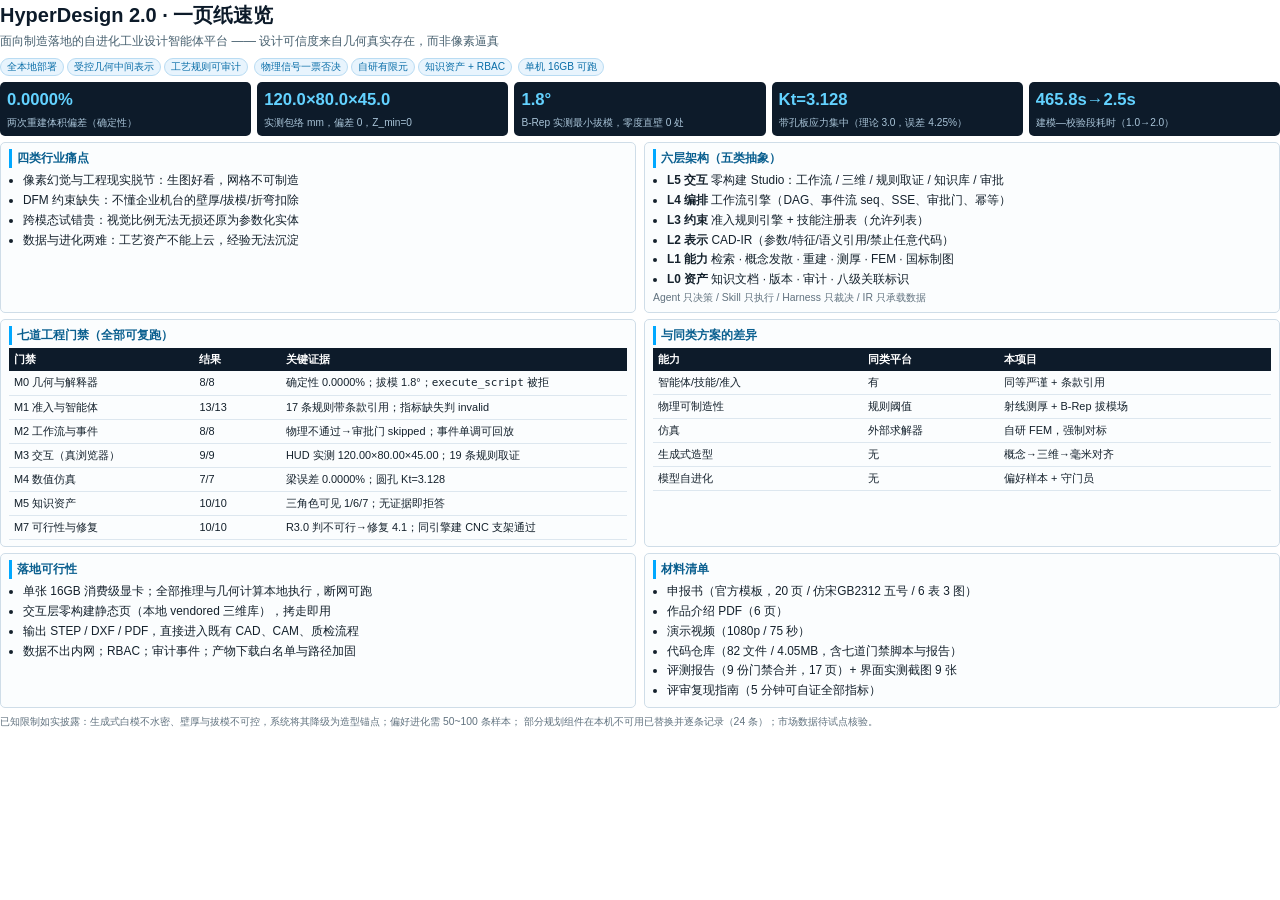
<file: docs/一页纸速览_HyperDesign2.0.html>
﻿<!DOCTYPE html>
<html lang="zh-CN">
<head>
<meta charset="UTF-8" />
<title>HyperDesign 2.0 一页纸速览</title>
<style>
  @page { size: A4; margin: 12mm 12mm 10mm 12mm; }
  * { box-sizing: border-box; }
  html, body { width: 100%; max-width: 100%; overflow-x: hidden; }
  body { font-family: "Microsoft YaHei", "PingFang SC", sans-serif; color: #14212c; font-size: 8.9pt; line-height: 1.55; margin: 0; }
  h1 { font-size: 15pt; margin: 0 0 1px; color: #0d1b2a; }
  .sub { font-size: 9.2pt; color: #47606f; margin-bottom: 6px; }
  .row { display: flex; gap: 8px; margin-bottom: 6px; }
  .box { flex: 1; border: 1px solid #cfdde8; border-radius: 5px; padding: 6px 8px; background: #fbfdfe; }
  .box h2 { font-size: 9.2pt; margin: 0 0 3px; color: #0a5f8f; border-left: 3px solid #00a8ff; padding-left: 5px; }
  .kpi { display: flex; gap: 6px; margin: 6px 0; }
  .kpi div { flex: 1; background: #0d1b2a; color: #e6eef6; border-radius: 5px; padding: 5px 7px; }
  .kpi b { display: block; font-size: 12.5pt; color: #63d2ff; }
  .kpi span { font-size: 7.6pt; color: #a9c4d8; }
  ul { margin: 2px 0 0 0; padding-left: 14px; }
  li { margin: 1.5px 0; }
  table { width: 100%; table-layout: fixed; border-collapse: collapse; font-size: 8.2pt; }
  th { background: #0d1b2a; color: #fff; text-align: left; padding: 3px 5px; }
  td { border-bottom: 1px solid #dde7ef; padding: 3px 5px; vertical-align: top; }
  .tag { display: inline-block; background: #e8f4fd; color: #0a6ea8; border: 1px solid #b9dcf3; border-radius: 9px; padding: 0 6px; font-size: 7.6pt; margin-right: 3px; }
  .muted { color: #61727f; font-size: 7.8pt; }
  .num { color: #0a6ea8; font-weight: 700; }
</style>
</head>
<body>

<h1>HyperDesign 2.0 · 一页纸速览</h1>
<div class="sub">面向制造落地的自进化工业设计智能体平台 —— 设计可信度来自几何真实存在，而非像素逼真</div>
<div>
  <span class="tag">全本地部署</span><span class="tag">受控几何中间表示</span><span class="tag">工艺规则可审计</span>
  <span class="tag">物理信号一票否决</span><span class="tag">自研有限元</span><span class="tag">知识资产 + RBAC</span>
  <span class="tag">单机 16GB 可跑</span>
</div>

<div class="kpi">
  <div><b>0.0000%</b><span>两次重建体积偏差（确定性）</span></div>
  <div><b>120.0×80.0×45.0</b><span>实测包络 mm，偏差 0，Z_min=0</span></div>
  <div><b>1.8°</b><span>B-Rep 实测最小拔模，零度直壁 0 处</span></div>
  <div><b>Kt=3.128</b><span>带孔板应力集中（理论 3.0，误差 4.25%）</span></div>
  <div><b>465.8s→2.5s</b><span>建模—校验段耗时（1.0→2.0）</span></div>
</div>

<div class="row">
  <div class="box">
    <h2>四类行业痛点</h2>
    <ul>
      <li>像素幻觉与工程现实脱节：生图好看，网格不可制造</li>
      <li>DFM 约束缺失：不懂企业机台的壁厚/拔模/折弯扣除</li>
      <li>跨模态试错贵：视觉比例无法无损还原为参数化实体</li>
      <li>数据与进化两难：工艺资产不能上云，经验无法沉淀</li>
    </ul>
  </div>
  <div class="box">
    <h2>六层架构（五类抽象）</h2>
    <ul>
      <li><b>L5 交互</b> 零构建 Studio：工作流 / 三维 / 规则取证 / 知识库 / 审批</li>
      <li><b>L4 编排</b> 工作流引擎（DAG、事件流 seq、SSE、审批门、幂等）</li>
      <li><b>L3 约束</b> 准入规则引擎 + 技能注册表（允许列表）</li>
      <li><b>L2 表示</b> CAD-IR（参数/特征/语义引用/禁止任意代码）</li>
      <li><b>L1 能力</b> 检索 · 概念发散 · 重建 · 测厚 · FEM · 国标制图</li>
      <li><b>L0 资产</b> 知识文档 · 版本 · 审计 · 八级关联标识</li>
    </ul>
    <div class="muted">Agent 只决策 / Skill 只执行 / Harness 只裁决 / IR 只承载数据</div>
  </div>
</div>

<div class="row">
  <div class="box">
    <h2>七道工程门禁（全部可复跑）</h2>
    <table>
      <tr><th style="width:30%">门禁</th><th style="width:14%">结果</th><th>关键证据</th></tr>
      <tr><td>M0 几何与解释器</td><td>8/8</td><td>确定性 0.0000%；拔模 1.8°；<code>execute_script</code> 被拒</td></tr>
      <tr><td>M1 准入与智能体</td><td>13/13</td><td>17 条规则带条款引用；指标缺失判 invalid</td></tr>
      <tr><td>M2 工作流与事件</td><td>8/8</td><td>物理不通过→审批门 skipped；事件单调可回放</td></tr>
      <tr><td>M3 交互（真浏览器）</td><td>9/9</td><td>HUD 实测 120.00×80.00×45.00；19 条规则取证</td></tr>
      <tr><td>M4 数值仿真</td><td>7/7</td><td>梁误差 0.0000%；圆孔 Kt=3.128</td></tr>
      <tr><td>M5 知识资产</td><td>10/10</td><td>三角色可见 1/6/7；无证据即拒答</td></tr>
      <tr><td>M7 可行性与修复</td><td>10/10</td><td>R3.0 判不可行→修复 4.1；同引擎建 CNC 支架通过</td></tr>
    </table>
  </div>
  <div class="box">
    <h2>与同类方案的差异</h2>
    <table>
      <tr><th style="width:34%">能力</th><th style="width:22%">同类平台</th><th>本项目</th></tr>
      <tr><td>智能体/技能/准入</td><td>有</td><td>同等严谨 + 条款引用</td></tr>
      <tr><td>物理可制造性</td><td>规则阈值</td><td>射线测厚 + B-Rep 拔模场</td></tr>
      <tr><td>仿真</td><td>外部求解器</td><td>自研 FEM，强制对标</td></tr>
      <tr><td>生成式造型</td><td>无</td><td>概念→三维→毫米对齐</td></tr>
      <tr><td>模型自进化</td><td>无</td><td>偏好样本 + 守门员</td></tr>
    </table>
  </div>
</div>

<div class="row">
  <div class="box">
    <h2>落地可行性</h2>
    <ul>
      <li>单张 16GB 消费级显卡；全部推理与几何计算本地执行，断网可跑</li>
      <li>交互层零构建静态页（本地 vendored 三维库），拷走即用</li>
      <li>输出 STEP / DXF / PDF，直接进入既有 CAD、CAM、质检流程</li>
      <li>数据不出内网；RBAC；审计事件；产物下载白名单与路径加固</li>
    </ul>
  </div>
  <div class="box">
    <h2>材料清单</h2>
    <ul>
      <li>申报书（官方模板，20 页 / 仿宋GB2312 五号 / 6 表 3 图）</li>
      <li>作品介绍 PDF（6 页）</li>
      <li>演示视频（1080p / 75 秒）</li>
      <li>代码仓库（82 文件 / 4.05MB，含七道门禁脚本与报告）</li>
      <li>评测报告（9 份门禁合并，17 页）+ 界面实测截图 9 张</li>
      <li>评审复现指南（5 分钟可自证全部指标）</li>
    </ul>
  </div>
</div>

<div class="muted" style="margin-top:4px">
  已知限制如实披露：生成式白模不水密、壁厚与拔模不可控，系统将其降级为造型锚点；偏好进化需 50~100 条样本；
  部分规划组件在本机不可用已替换并逐条记录（24 条）；市场数据待试点核验。
</div>

</body>
</html>
</file>
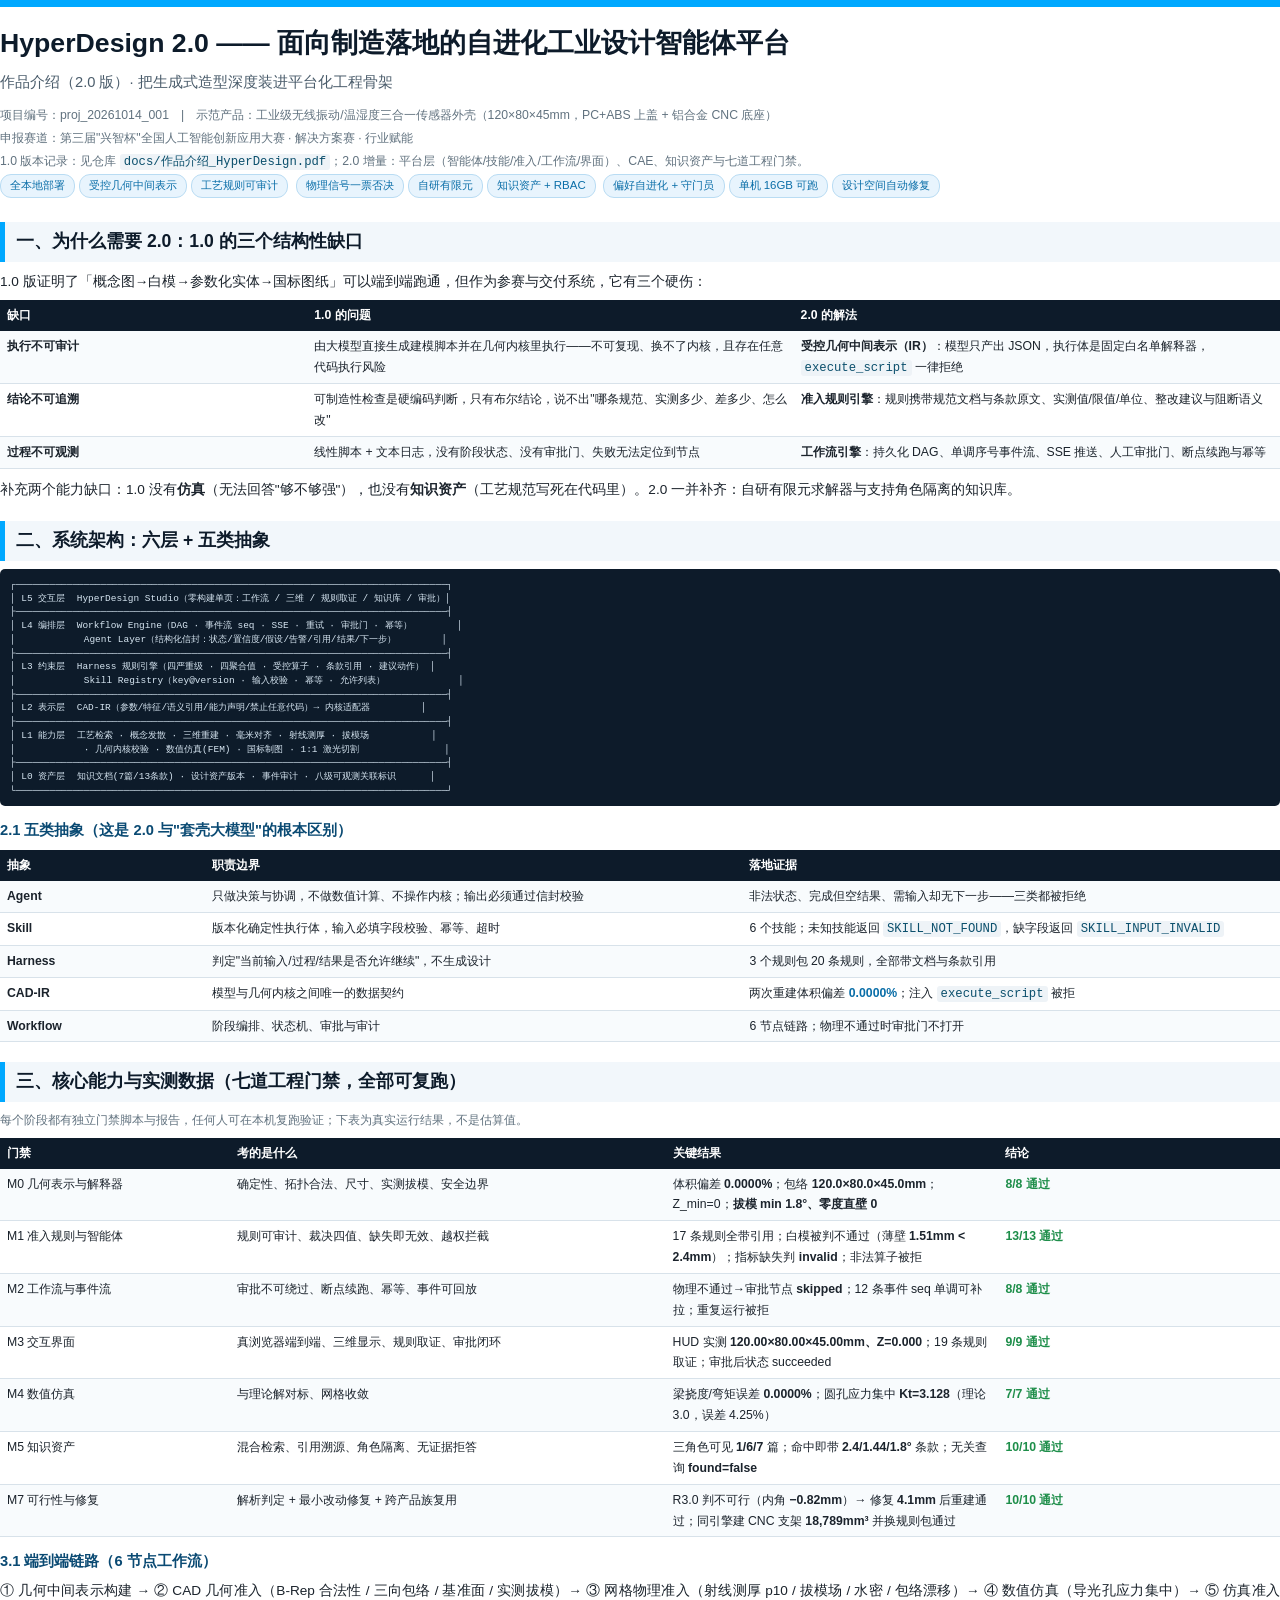
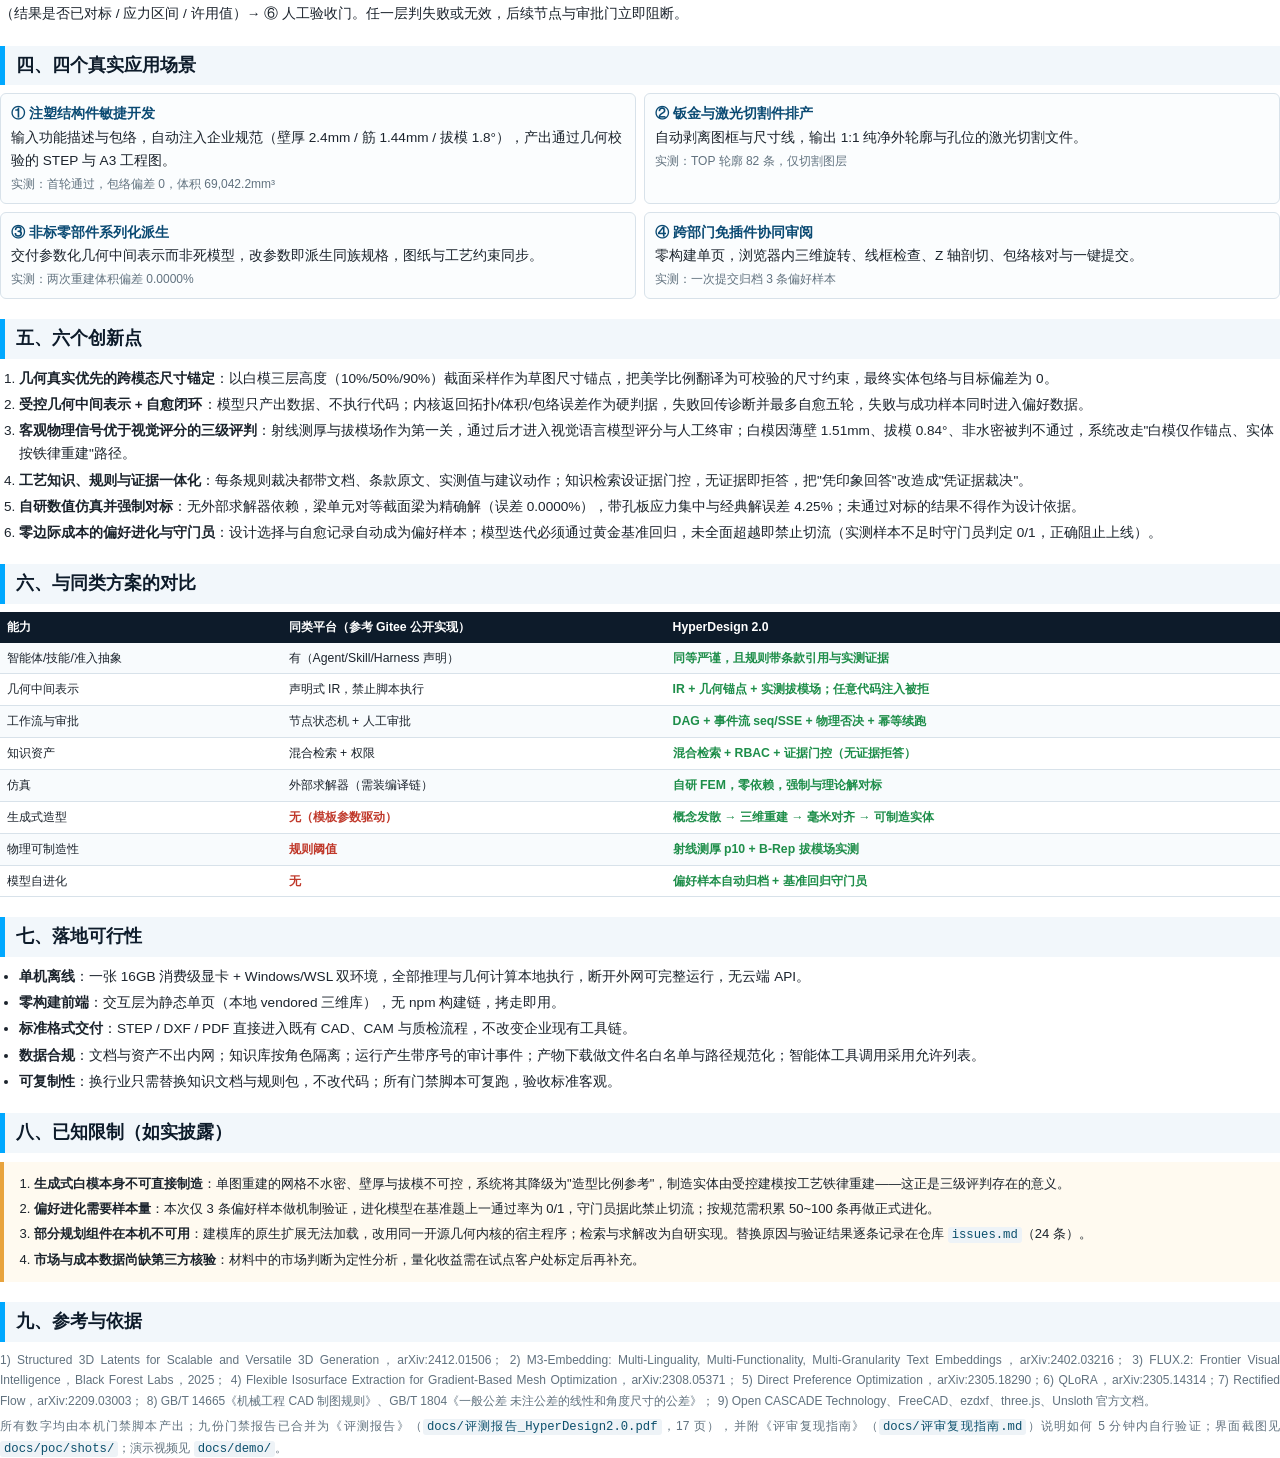
<file: docs/作品介绍_HyperDesign2.0.html>
﻿<!DOCTYPE html>
<html lang="zh-CN">
<head>
<meta charset="UTF-8" />
<title>HyperDesign 2.0 作品介绍</title>
<style>
  @page { size: A4; margin: 15mm 14mm 14mm 14mm; }
  * { box-sizing: border-box; }
  html, body { width: 100%; max-width: 100%; overflow-x: hidden; }
  body { font-family: "Microsoft YaHei", "PingFang SC", sans-serif; color: #1b232c; font-size: 10.2pt; line-height: 1.7; margin: 0; word-break: break-word; }
  h1 { font-size: 20pt; margin: 0 0 4px; color: #0d1b2a; }
  h2 { font-size: 13.2pt; margin: 20px 0 8px; padding: 5px 0 5px 11px; border-left: 5px solid #00a8ff; color: #0d1b2a; background: #f2f7fb; page-break-after: avoid; }
  h3 { font-size: 11pt; margin: 12px 0 4px; color: #0a4a73; page-break-after: avoid; }
  p { margin: 5px 0; text-align: justify; }
  ul, ol { margin: 4px 0; padding-left: 19px; }
  li { margin: 3px 0; }
  code { font-family: Consolas, monospace; background: #eef3f7; padding: 1px 4px; border-radius: 3px; font-size: 9.2pt; color: #0b4f6c; }
  table { width: 100%; max-width: 100%; table-layout: fixed; border-collapse: collapse; margin: 7px 0 9px; font-size: 9.2pt; page-break-inside: avoid; }
  th { background: #0d1b2a; color: #fff; text-align: left; padding: 5px 7px; font-weight: 600; }
  td { border-bottom: 1px solid #d8e2ea; padding: 5px 7px; vertical-align: top; word-break: break-word; }
  tr:nth-child(even) td { background: #f8fbfd; }
  .cover { border-top: 7px solid #00a8ff; padding-top: 14px; margin-bottom: 10px; }
  .sub { font-size: 11pt; color: #4a5c6b; margin: 2px 0 9px; }
  .meta { font-size: 9.2pt; color: #61727f; line-height: 1.85; }
  .tag { display: inline-block; background: #e8f4fd; color: #0a6ea8; border: 1px solid #b9dcf3; border-radius: 11px; padding: 1px 9px; font-size: 8.6pt; margin: 0 4px 4px 0; }
  .callout { background: #f4faf6; border-left: 4px solid #2ecc71; padding: 8px 11px; margin: 9px 0; font-size: 9.8pt; }
  .warn { background: #fffaf0; border-left: 4px solid #e8a33d; padding: 8px 11px; margin: 9px 0; font-size: 9.8pt; }
  .arch { font-family: Consolas, monospace; font-size: 7.1pt; line-height: 1.45; background: #0d1b2a; color: #d7e6f2; padding: 9px 10px; border-radius: 5px; white-space: pre; overflow: hidden; page-break-inside: avoid; }
  .num { font-weight: 700; color: #0a6ea8; }
  .ok { color: #1e8e4a; font-weight: 700; }
  .no { color: #c0392b; font-weight: 700; }
  .small { font-size: 9pt; color: #61727f; }
  .pagebreak { page-break-before: always; }
  .grid { display: grid; grid-template-columns: 1fr 1fr; gap: 8px; }
  .card { border: 1px solid #d8e2ea; border-radius: 6px; padding: 8px 10px; background: #fbfdfe; }
  .card b { color: #0a4a73; }
</style>
</head>
<body>

<div class="cover">
  <h1>HyperDesign 2.0 —— 面向制造落地的自进化工业设计智能体平台</h1>
  <div class="sub">作品介绍（2.0 版）· 把生成式造型深度装进平台化工程骨架</div>
  <div class="meta">
    项目编号：proj_20261014_001　|　示范产品：工业级无线振动/温湿度三合一传感器外壳（120×80×45mm，PC+ABS 上盖 + 铝合金 CNC 底座）<br />
    申报赛道：第三届"兴智杯"全国人工智能创新应用大赛 · 解决方案赛 · 行业赋能<br />
    1.0 版本记录：见仓库 <code>docs/作品介绍_HyperDesign.pdf</code>；2.0 增量：平台层（智能体/技能/准入/工作流/界面）、CAE、知识资产与七道工程门禁。
  </div>
  <div>
    <span class="tag">全本地部署</span><span class="tag">受控几何中间表示</span><span class="tag">工艺规则可审计</span>
    <span class="tag">物理信号一票否决</span><span class="tag">自研有限元</span><span class="tag">知识资产 + RBAC</span>
    <span class="tag">偏好自进化 + 守门员</span><span class="tag">单机 16GB 可跑</span><span class="tag">设计空间自动修复</span>
  </div>
</div>

<h2>一、为什么需要 2.0：1.0 的三个结构性缺口</h2>
<p>1.0 版证明了「概念图→白模→参数化实体→国标图纸」可以端到端跑通，但作为参赛与交付系统，它有三个硬伤：</p>
<table>
  <tr><th style="width:24%">缺口</th><th style="width:38%">1.0 的问题</th><th>2.0 的解法</th></tr>
  <tr><td><b>执行不可审计</b></td><td>由大模型直接生成建模脚本并在几何内核里执行——不可复现、换不了内核，且存在任意代码执行风险</td><td><b>受控几何中间表示（IR）</b>：模型只产出 JSON，执行体是固定白名单解释器，<code>execute_script</code> 一律拒绝</td></tr>
  <tr><td><b>结论不可追溯</b></td><td>可制造性检查是硬编码判断，只有布尔结论，说不出"哪条规范、实测多少、差多少、怎么改"</td><td><b>准入规则引擎</b>：规则携带规范文档与条款原文、实测值/限值/单位、整改建议与阻断语义</td></tr>
  <tr><td><b>过程不可观测</b></td><td>线性脚本 + 文本日志，没有阶段状态、没有审批门、失败无法定位到节点</td><td><b>工作流引擎</b>：持久化 DAG、单调序号事件流、SSE 推送、人工审批门、断点续跑与幂等</td></tr>
</table>
<p>补充两个能力缺口：1.0 没有<b>仿真</b>（无法回答"够不够强"），也没有<b>知识资产</b>（工艺规范写死在代码里）。2.0 一并补齐：自研有限元求解器与支持角色隔离的知识库。</p>

<h2>二、系统架构：六层 + 五类抽象</h2>
<div class="arch">┌────────────────────────────────────────────────────────────────────────────┐
│ L5 交互层  HyperDesign Studio（零构建单页：工作流 / 三维 / 规则取证 / 知识库 / 审批）│
├────────────────────────────────────────────────────────────────────────────┤
│ L4 编排层  Workflow Engine（DAG · 事件流 seq · SSE · 重试 · 审批门 · 幂等）        │
│            Agent Layer（结构化信封：状态/置信度/假设/告警/引用/结果/下一步）        │
├────────────────────────────────────────────────────────────────────────────┤
│ L3 约束层  Harness 规则引擎（四严重级 · 四聚合值 · 受控算子 · 条款引用 · 建议动作） │
│            Skill Registry（key@version · 输入校验 · 幂等 · 允许列表）             │
├────────────────────────────────────────────────────────────────────────────┤
│ L2 表示层  CAD-IR（参数/特征/语义引用/能力声明/禁止任意代码）→ 内核适配器         │
├────────────────────────────────────────────────────────────────────────────┤
│ L1 能力层  工艺检索 · 概念发散 · 三维重建 · 毫米对齐 · 射线测厚 · 拔模场           │
│            · 几何内核校验 · 数值仿真(FEM) · 国标制图 · 1:1 激光切割               │
├────────────────────────────────────────────────────────────────────────────┤
│ L0 资产层  知识文档(7篇/13条款) · 设计资产版本 · 事件审计 · 八级可观测关联标识      │
└────────────────────────────────────────────────────────────────────────────┘</div>

<h3>2.1 五类抽象（这是 2.0 与"套壳大模型"的根本区别）</h3>
<table>
  <tr><th style="width:16%">抽象</th><th style="width:42%">职责边界</th><th>落地证据</th></tr>
  <tr><td><b>Agent</b></td><td>只做决策与协调，不做数值计算、不操作内核；输出必须通过信封校验</td><td>非法状态、完成但空结果、需输入却无下一步——三类都被拒绝</td></tr>
  <tr><td><b>Skill</b></td><td>版本化确定性执行体，输入必填字段校验、幂等、超时</td><td>6 个技能；未知技能返回 <code>SKILL_NOT_FOUND</code>，缺字段返回 <code>SKILL_INPUT_INVALID</code></td></tr>
  <tr><td><b>Harness</b></td><td>判定"当前输入/过程/结果是否允许继续"，不生成设计</td><td>3 个规则包 20 条规则，全部带文档与条款引用</td></tr>
  <tr><td><b>CAD-IR</b></td><td>模型与几何内核之间唯一的数据契约</td><td>两次重建体积偏差 <span class="num">0.0000%</span>；注入 <code>execute_script</code> 被拒</td></tr>
  <tr><td><b>Workflow</b></td><td>阶段编排、状态机、审批与审计</td><td>6 节点链路；物理不通过时审批门不打开</td></tr>
</table>

<h2>三、核心能力与实测数据（七道工程门禁，全部可复跑）</h2>
<p class="small">每个阶段都有独立门禁脚本与报告，任何人可在本机复跑验证；下表为真实运行结果，不是估算值。</p>
<table>
  <tr><th style="width:18%">门禁</th><th style="width:34%">考的是什么</th><th style="width:26%">关键结果</th><th>结论</th></tr>
  <tr><td>M0 几何表示与解释器</td><td>确定性、拓扑合法、尺寸、实测拔模、安全边界</td><td>体积偏差 <b>0.0000%</b>；包络 <b>120.0×80.0×45.0mm</b>；Z_min=0；<b>拔模 min 1.8°、零度直壁 0</b></td><td class="ok">8/8 通过</td></tr>
  <tr><td>M1 准入规则与智能体</td><td>规则可审计、裁决四值、缺失即无效、越权拦截</td><td>17 条规则全带引用；白模被判不通过（薄壁 <b>1.51mm &lt; 2.4mm</b>）；指标缺失判 <b>invalid</b>；非法算子被拒</td><td class="ok">13/13 通过</td></tr>
  <tr><td>M2 工作流与事件流</td><td>审批不可绕过、断点续跑、幂等、事件可回放</td><td>物理不通过→审批节点 <b>skipped</b>；12 条事件 seq 单调可补拉；重复运行被拒</td><td class="ok">8/8 通过</td></tr>
  <tr><td>M3 交互界面</td><td>真浏览器端到端、三维显示、规则取证、审批闭环</td><td>HUD 实测 <b>120.00×80.00×45.00mm、Z=0.000</b>；19 条规则取证；审批后状态 succeeded</td><td class="ok">9/9 通过</td></tr>
  <tr><td>M4 数值仿真</td><td>与理论解对标、网格收敛</td><td>梁挠度/弯矩误差 <b>0.0000%</b>；圆孔应力集中 <b>Kt=3.128</b>（理论 3.0，误差 4.25%）</td><td class="ok">7/7 通过</td></tr>
  <tr><td>M5 知识资产</td><td>混合检索、引用溯源、角色隔离、无证据拒答</td><td>三角色可见 <b>1/6/7</b> 篇；命中即带 <b>2.4/1.44/1.8°</b> 条款；无关查询 <b>found=false</b></td><td class="ok">10/10 通过</td></tr>
  <tr><td>M7 可行性与修复</td><td>解析判定 + 最小改动修复 + 跨产品族复用</td><td>R3.0 判不可行（内角 <b>−0.82mm</b>）→ 修复 <b>4.1mm</b> 后重建通过；同引擎建 CNC 支架 <b>18,789mm³</b> 并换规则包通过</td><td class="ok">10/10 通过</td></tr>
</table>

<h3>3.1 端到端链路（6 节点工作流）</h3>
<p>① 几何中间表示构建 → ② CAD 几何准入（B-Rep 合法性 / 三向包络 / 基准面 / 实测拔模）→ ③ 网格物理准入（射线测厚 p10 / 拔模场 / 水密 / 包络漂移）→ ④ 数值仿真（导光孔应力集中）→ ⑤ 仿真准入（结果是否已对标 / 应力区间 / 许用值）→ ⑥ 人工验收门。任一层判失败或无效，后续节点与审批门立即阻断。</p>

<div class="pagebreak"></div>
<h2>四、四个真实应用场景</h2>
<div class="grid">
  <div class="card"><b>① 注塑结构件敏捷开发</b><br />
    输入功能描述与包络，自动注入企业规范（壁厚 2.4mm / 筋 1.44mm / 拔模 1.8°），产出通过几何校验的 STEP 与 A3 工程图。<br />
    <span class="small">实测：首轮通过，包络偏差 0，体积 69,042.2mm³</span></div>
  <div class="card"><b>② 钣金与激光切割件排产</b><br />
    自动剥离图框与尺寸线，输出 1:1 纯净外轮廓与孔位的激光切割文件。<br />
    <span class="small">实测：TOP 轮廓 82 条，仅切割图层</span></div>
  <div class="card"><b>③ 非标零部件系列化派生</b><br />
    交付参数化几何中间表示而非死模型，改参数即派生同族规格，图纸与工艺约束同步。<br />
    <span class="small">实测：两次重建体积偏差 0.0000%</span></div>
  <div class="card"><b>④ 跨部门免插件协同审阅</b><br />
    零构建单页，浏览器内三维旋转、线框检查、Z 轴剖切、包络核对与一键提交。<br />
    <span class="small">实测：一次提交归档 3 条偏好样本</span></div>
</div>

<h2>五、六个创新点</h2>
<ol>
  <li><b>几何真实优先的跨模态尺寸锚定</b>：以白模三层高度（10%/50%/90%）截面采样作为草图尺寸锚点，把美学比例翻译为可校验的尺寸约束，最终实体包络与目标偏差为 0。</li>
  <li><b>受控几何中间表示 + 自愈闭环</b>：模型只产出数据、不执行代码；内核返回拓扑/体积/包络误差作为硬判据，失败回传诊断并最多自愈五轮，失败与成功样本同时进入偏好数据。</li>
  <li><b>客观物理信号优于视觉评分的三级评判</b>：射线测厚与拔模场作为第一关，通过后才进入视觉语言模型评分与人工终审；白模因薄壁 1.51mm、拔模 0.84°、非水密被判不通过，系统改走"白模仅作锚点、实体按铁律重建"路径。</li>
  <li><b>工艺知识、规则与证据一体化</b>：每条规则裁决都带文档、条款原文、实测值与建议动作；知识检索设证据门控，无证据即拒答，把"凭印象回答"改造成"凭证据裁决"。</li>
  <li><b>自研数值仿真并强制对标</b>：无外部求解器依赖，梁单元对等截面梁为精确解（误差 0.0000%），带孔板应力集中与经典解误差 4.25%；未通过对标的结果不得作为设计依据。</li>
  <li><b>零边际成本的偏好进化与守门员</b>：设计选择与自愈记录自动成为偏好样本；模型迭代必须通过黄金基准回归，未全面超越即禁止切流（实测样本不足时守门员判定 0/1，正确阻止上线）。</li>
</ol>

<h2>六、与同类方案的对比</h2>
<table>
  <tr><th style="width:22%">能力</th><th style="width:30%">同类平台（参考 Gitee 公开实现）</th><th>HyperDesign 2.0</th></tr>
  <tr><td>智能体/技能/准入抽象</td><td>有（Agent/Skill/Harness 声明）</td><td class="ok">同等严谨，且规则带条款引用与实测证据</td></tr>
  <tr><td>几何中间表示</td><td>声明式 IR，禁止脚本执行</td><td class="ok">IR + 几何锚点 + 实测拔模场；任意代码注入被拒</td></tr>
  <tr><td>工作流与审批</td><td>节点状态机 + 人工审批</td><td class="ok">DAG + 事件流 seq/SSE + 物理否决 + 幂等续跑</td></tr>
  <tr><td>知识资产</td><td>混合检索 + 权限</td><td class="ok">混合检索 + RBAC + <b>证据门控（无证据拒答）</b></td></tr>
  <tr><td>仿真</td><td>外部求解器（需装编译链）</td><td class="ok">自研 FEM，零依赖，强制与理论解对标</td></tr>
  <tr><td>生成式造型</td><td class="no">无（模板参数驱动）</td><td class="ok">概念发散 → 三维重建 → 毫米对齐 → 可制造实体</td></tr>
  <tr><td>物理可制造性</td><td class="no">规则阈值</td><td class="ok">射线测厚 p10 + B-Rep 拔模场实测</td></tr>
  <tr><td>模型自进化</td><td class="no">无</td><td class="ok">偏好样本自动归档 + 基准回归守门员</td></tr>
</table>

<h2>七、落地可行性</h2>
<ul>
  <li><b>单机离线</b>：一张 16GB 消费级显卡 + Windows/WSL 双环境，全部推理与几何计算本地执行，断开外网可完整运行，无云端 API。</li>
  <li><b>零构建前端</b>：交互层为静态单页（本地 vendored 三维库），无 npm 构建链，拷走即用。</li>
  <li><b>标准格式交付</b>：STEP / DXF / PDF 直接进入既有 CAD、CAM 与质检流程，不改变企业现有工具链。</li>
  <li><b>数据合规</b>：文档与资产不出内网；知识库按角色隔离；运行产生带序号的审计事件；产物下载做文件名白名单与路径规范化；智能体工具调用采用允许列表。</li>
  <li><b>可复制性</b>：换行业只需替换知识文档与规则包，不改代码；所有门禁脚本可复跑，验收标准客观。</li>
</ul>

<h2>八、已知限制（如实披露）</h2>
<div class="warn">
<ol style="margin:2px 0 0 0">
  <li><b>生成式白模本身不可直接制造</b>：单图重建的网格不水密、壁厚与拔模不可控，系统将其降级为"造型比例参考"，制造实体由受控建模按工艺铁律重建——这正是三级评判存在的意义。</li>
  <li><b>偏好进化需要样本量</b>：本次仅 3 条偏好样本做机制验证，进化模型在基准题上一通过率为 0/1，守门员据此禁止切流；按规范需积累 50~100 条再做正式进化。</li>
  <li><b>部分规划组件在本机不可用</b>：建模库的原生扩展无法加载，改用同一开源几何内核的宿主程序；检索与求解改为自研实现。替换原因与验证结果逐条记录在仓库 <code>issues.md</code>（24 条）。</li>
  <li><b>市场与成本数据尚缺第三方核验</b>：材料中的市场判断为定性分析，量化收益需在试点客户处标定后再补充。</li>
</ol>
</div>

<h2>九、参考与依据</h2>
<p class="small">
1) Structured 3D Latents for Scalable and Versatile 3D Generation，arXiv:2412.01506；
2) M3-Embedding: Multi-Linguality, Multi-Functionality, Multi-Granularity Text Embeddings，arXiv:2402.03216；
3) FLUX.2: Frontier Visual Intelligence，Black Forest Labs，2025；
4) Flexible Isosurface Extraction for Gradient-Based Mesh Optimization，arXiv:2308.05371；
5) Direct Preference Optimization，arXiv:2305.18290；6) QLoRA，arXiv:2305.14314；7) Rectified Flow，arXiv:2209.03003；
8) GB/T 14665《机械工程 CAD 制图规则》、GB/T 1804《一般公差 未注公差的线性和角度尺寸的公差》；
9) Open CASCADE Technology、FreeCAD、ezdxf、three.js、Unsloth 官方文档。
</p>

<p class="small">所有数字均由本机门禁脚本产出；九份门禁报告已合并为《评测报告》（<code>docs/评测报告_HyperDesign2.0.pdf</code>，17 页），并附《评审复现指南》（<code>docs/评审复现指南.md</code>）说明如何 5 分钟内自行验证；界面截图见 <code>docs/poc/shots/</code>；演示视频见 <code>docs/demo/</code>。</p>

</body>
</html>
</file>
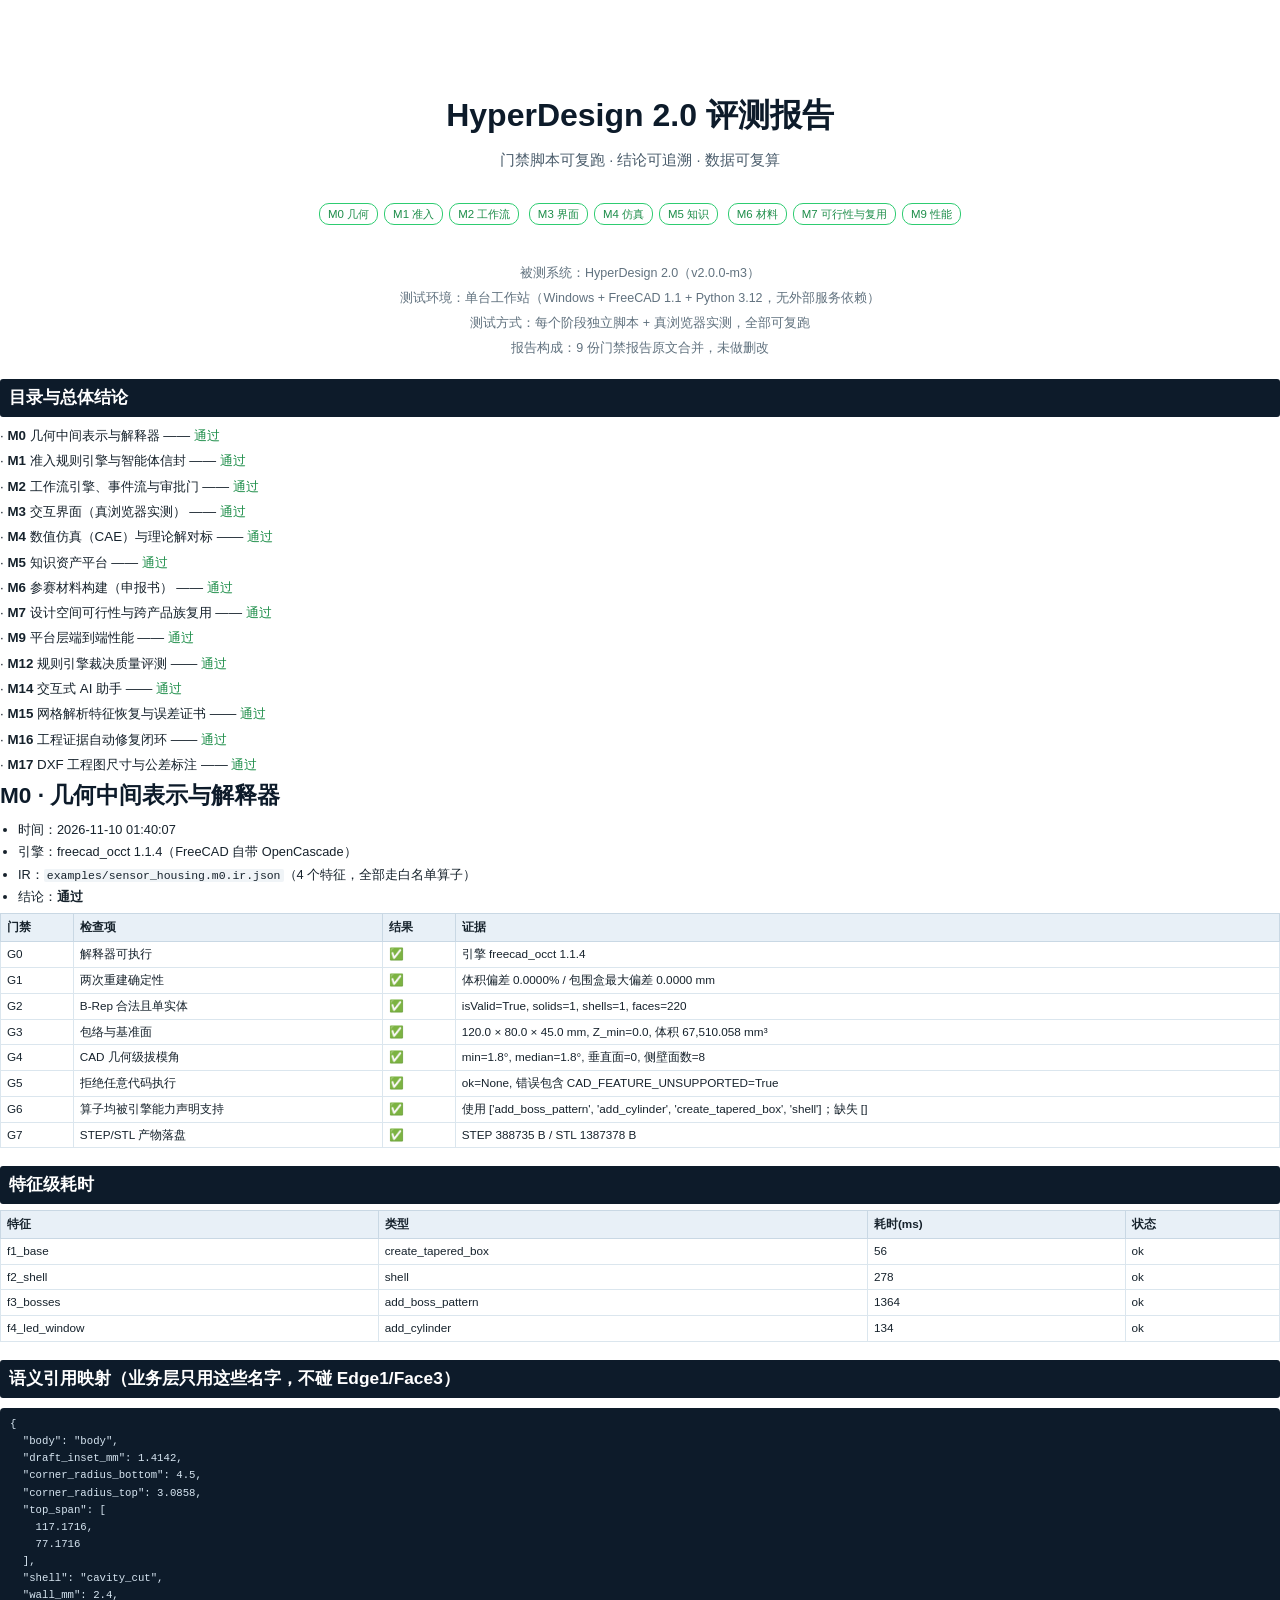
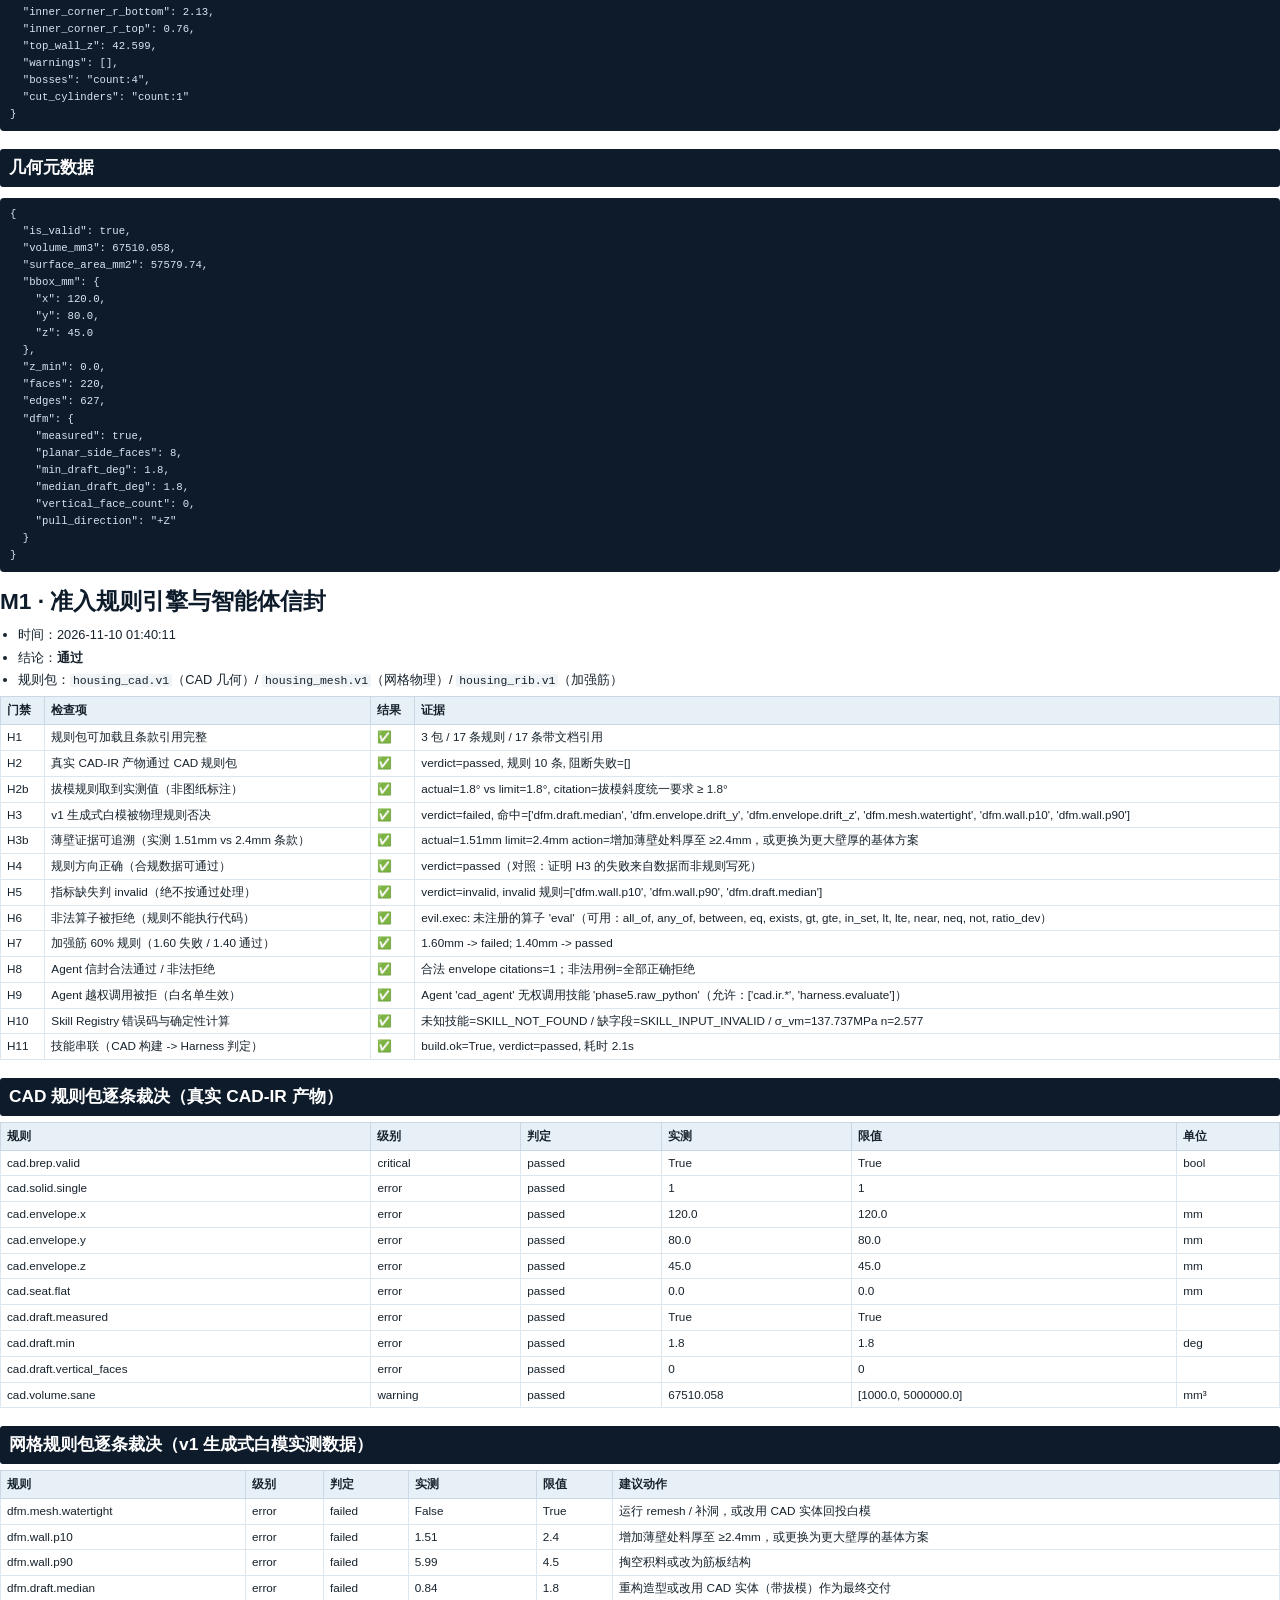
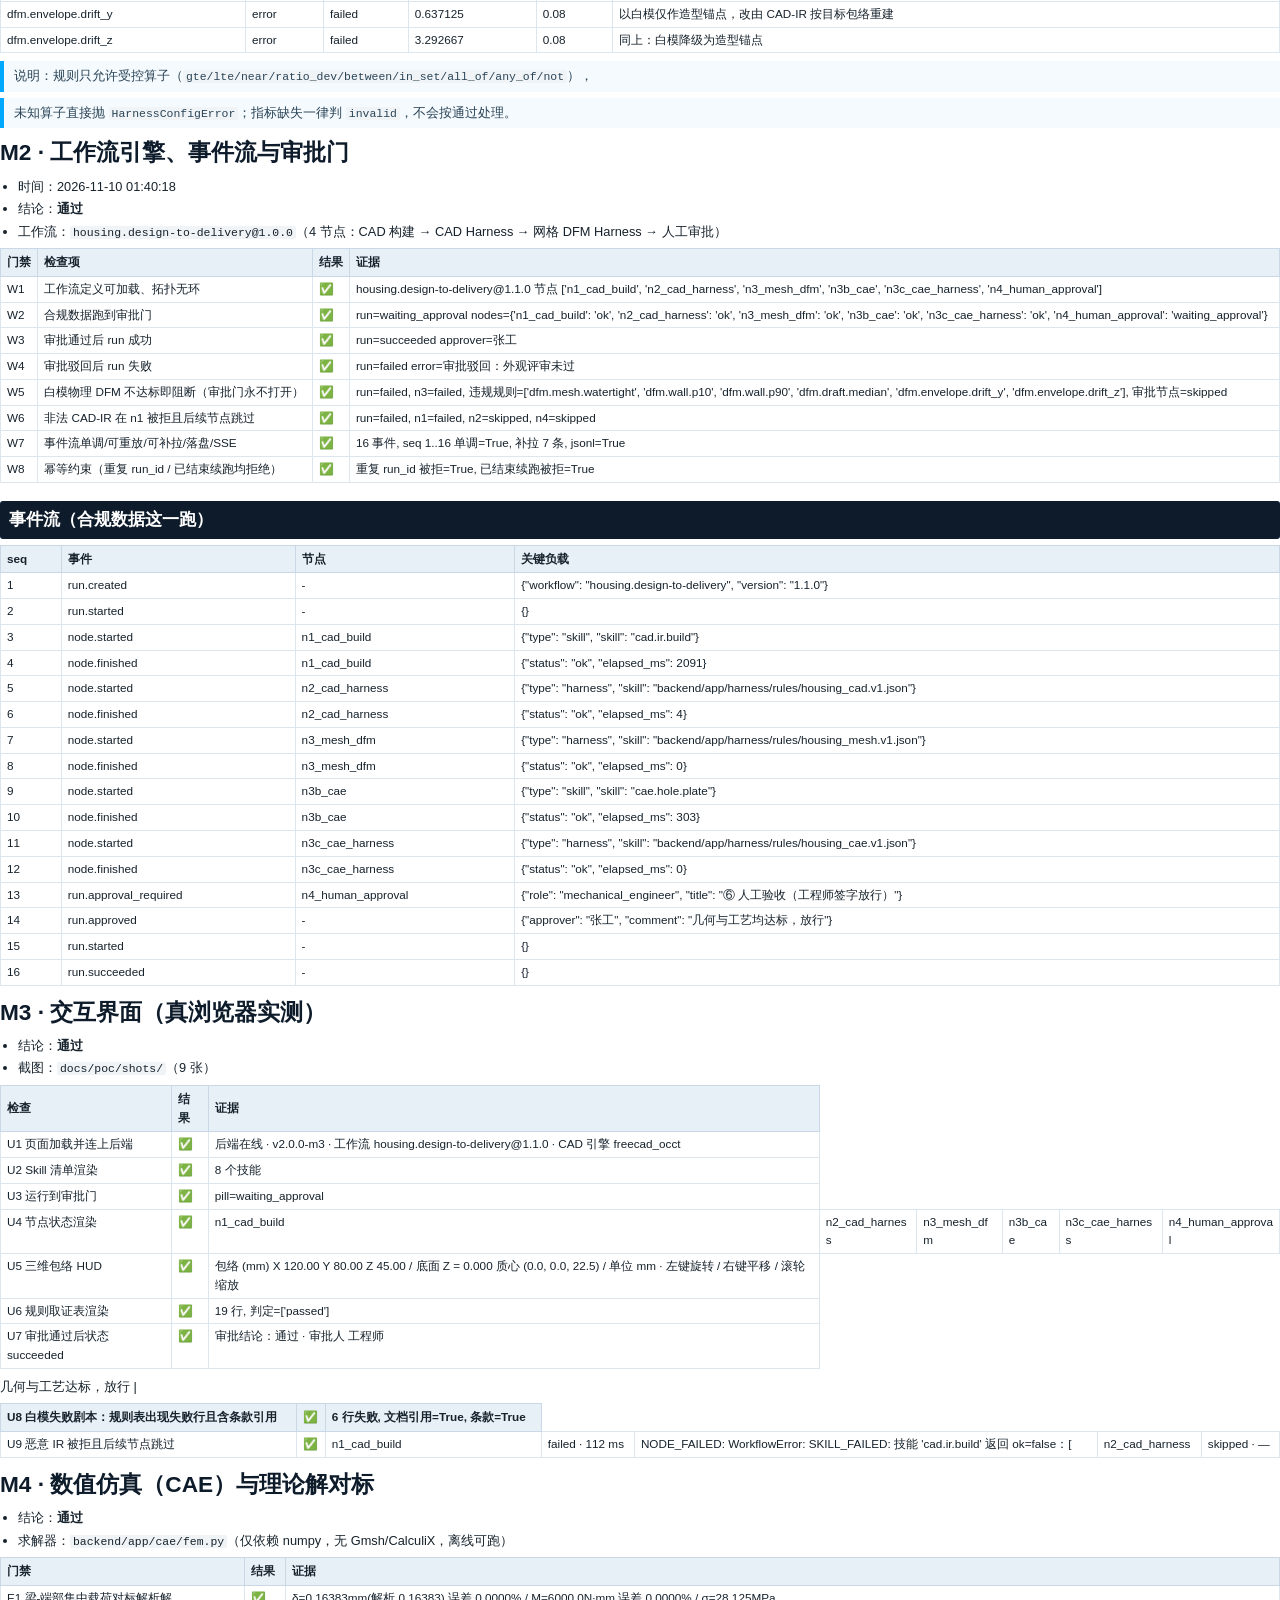
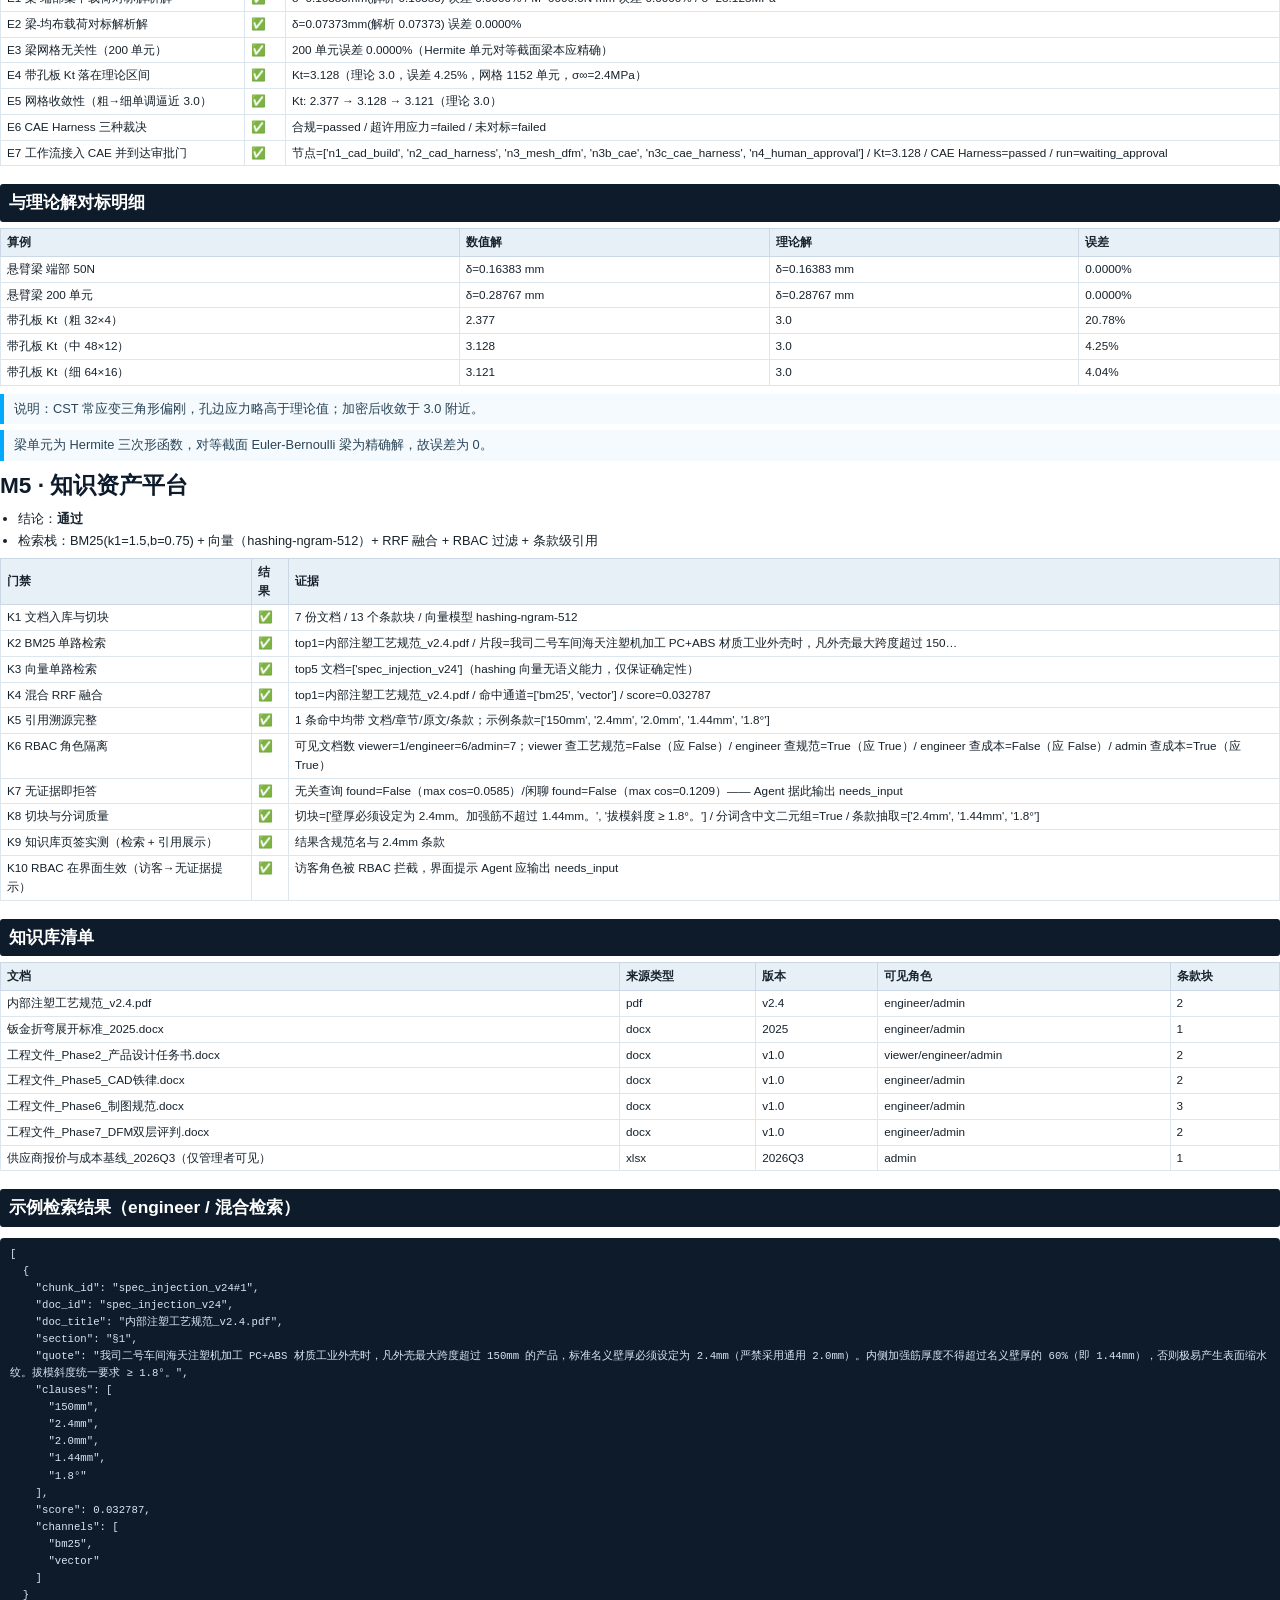
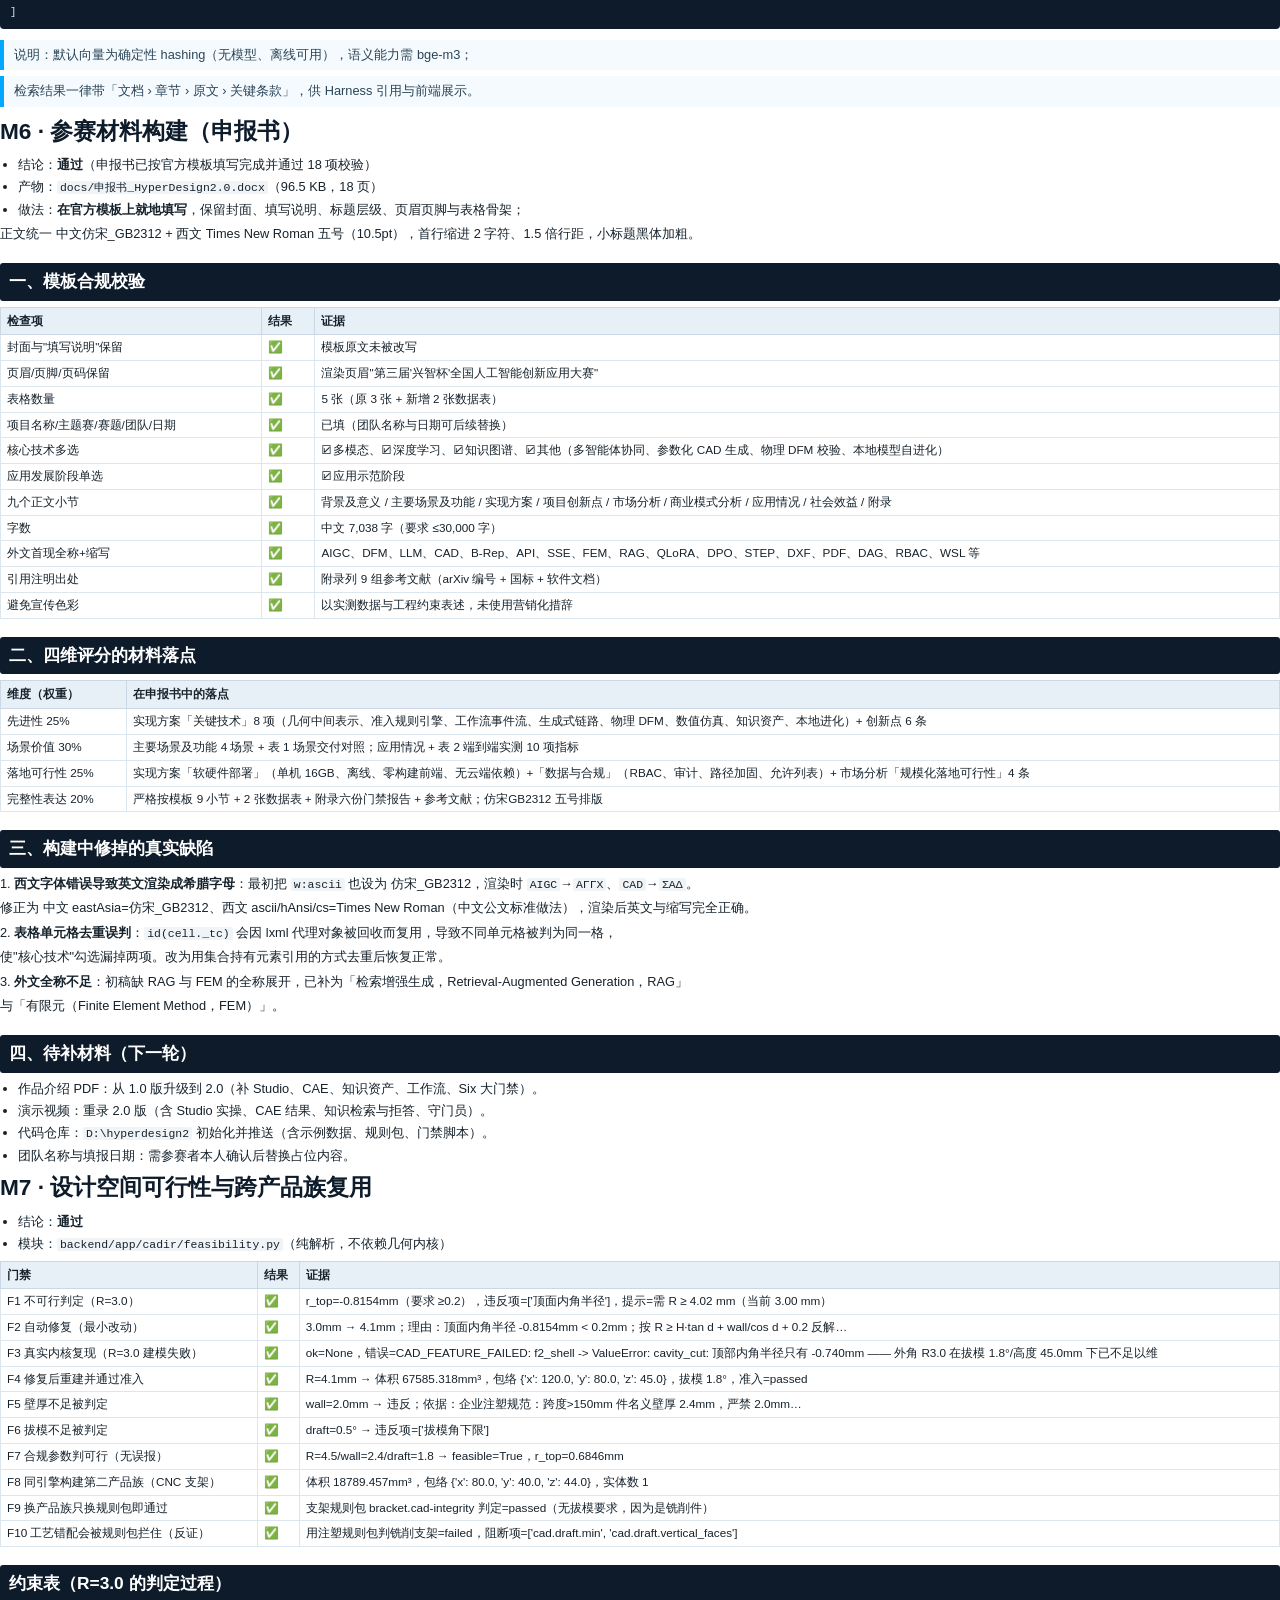
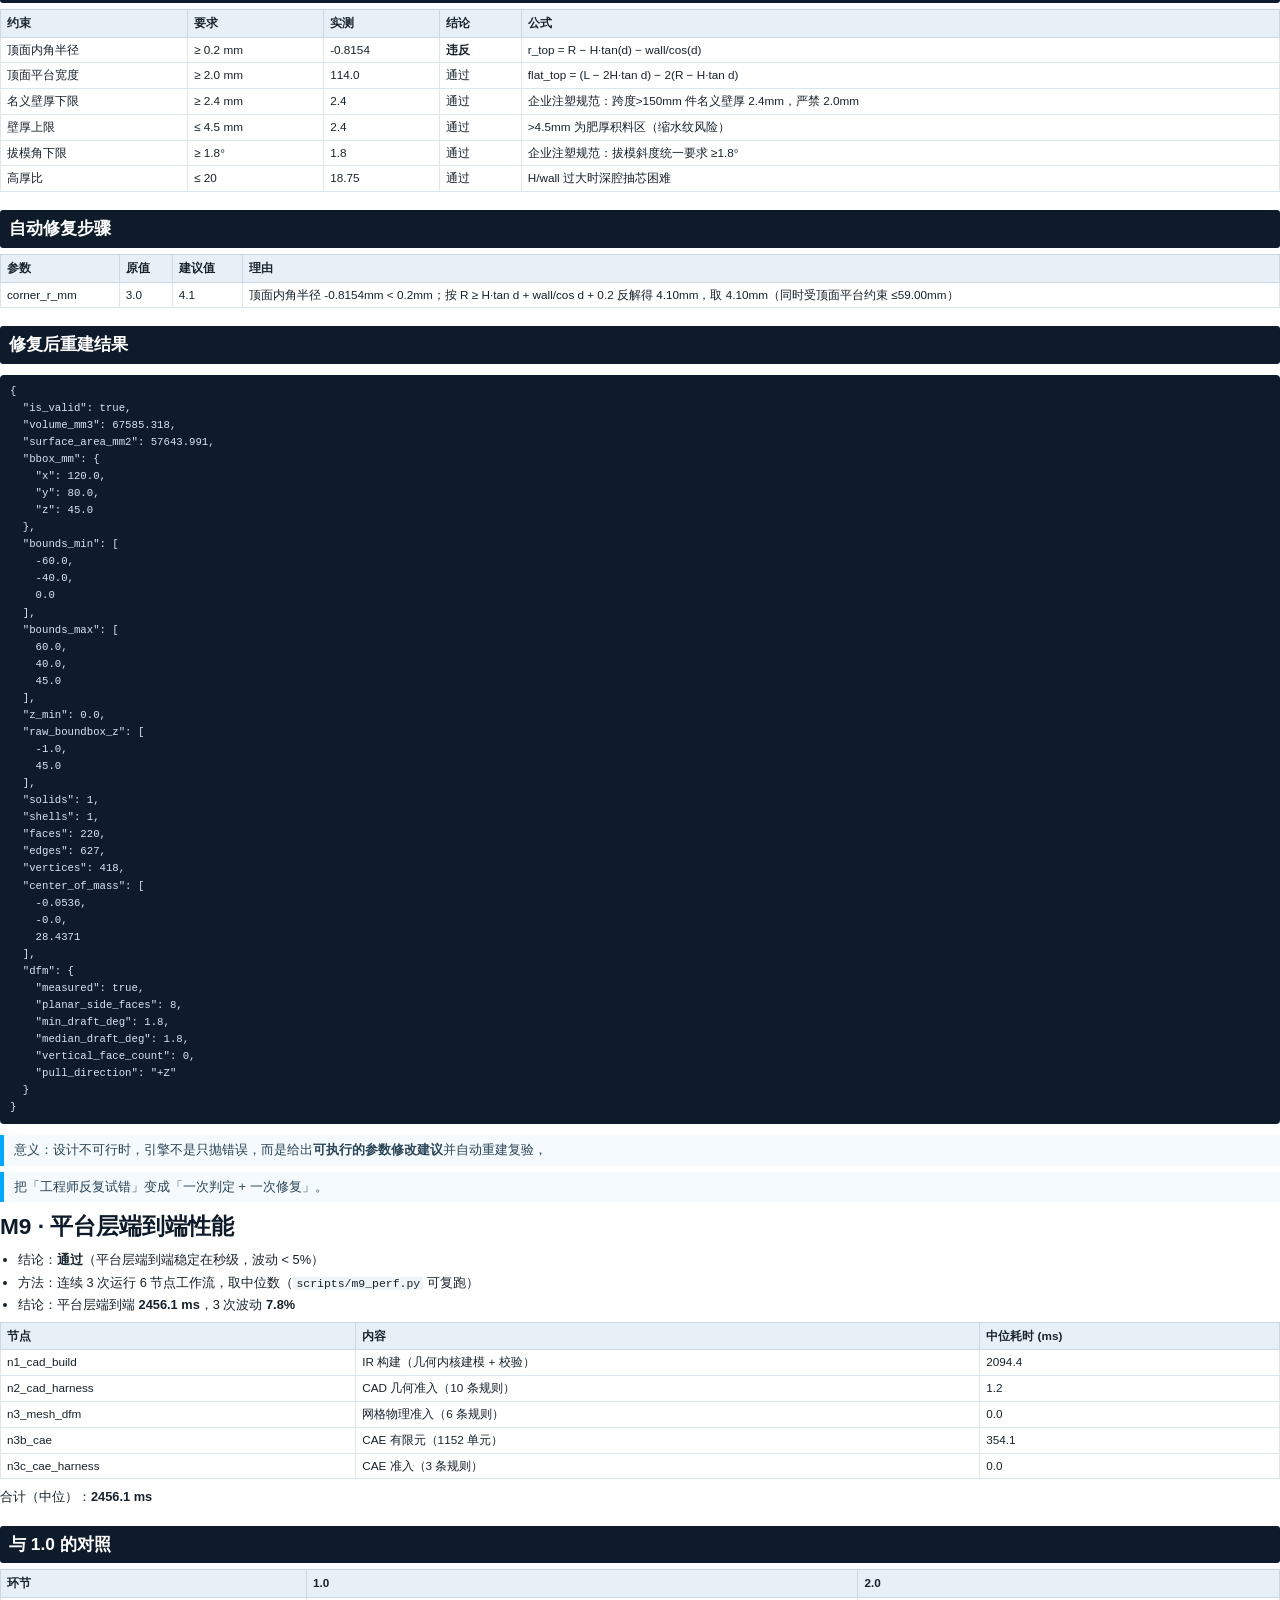
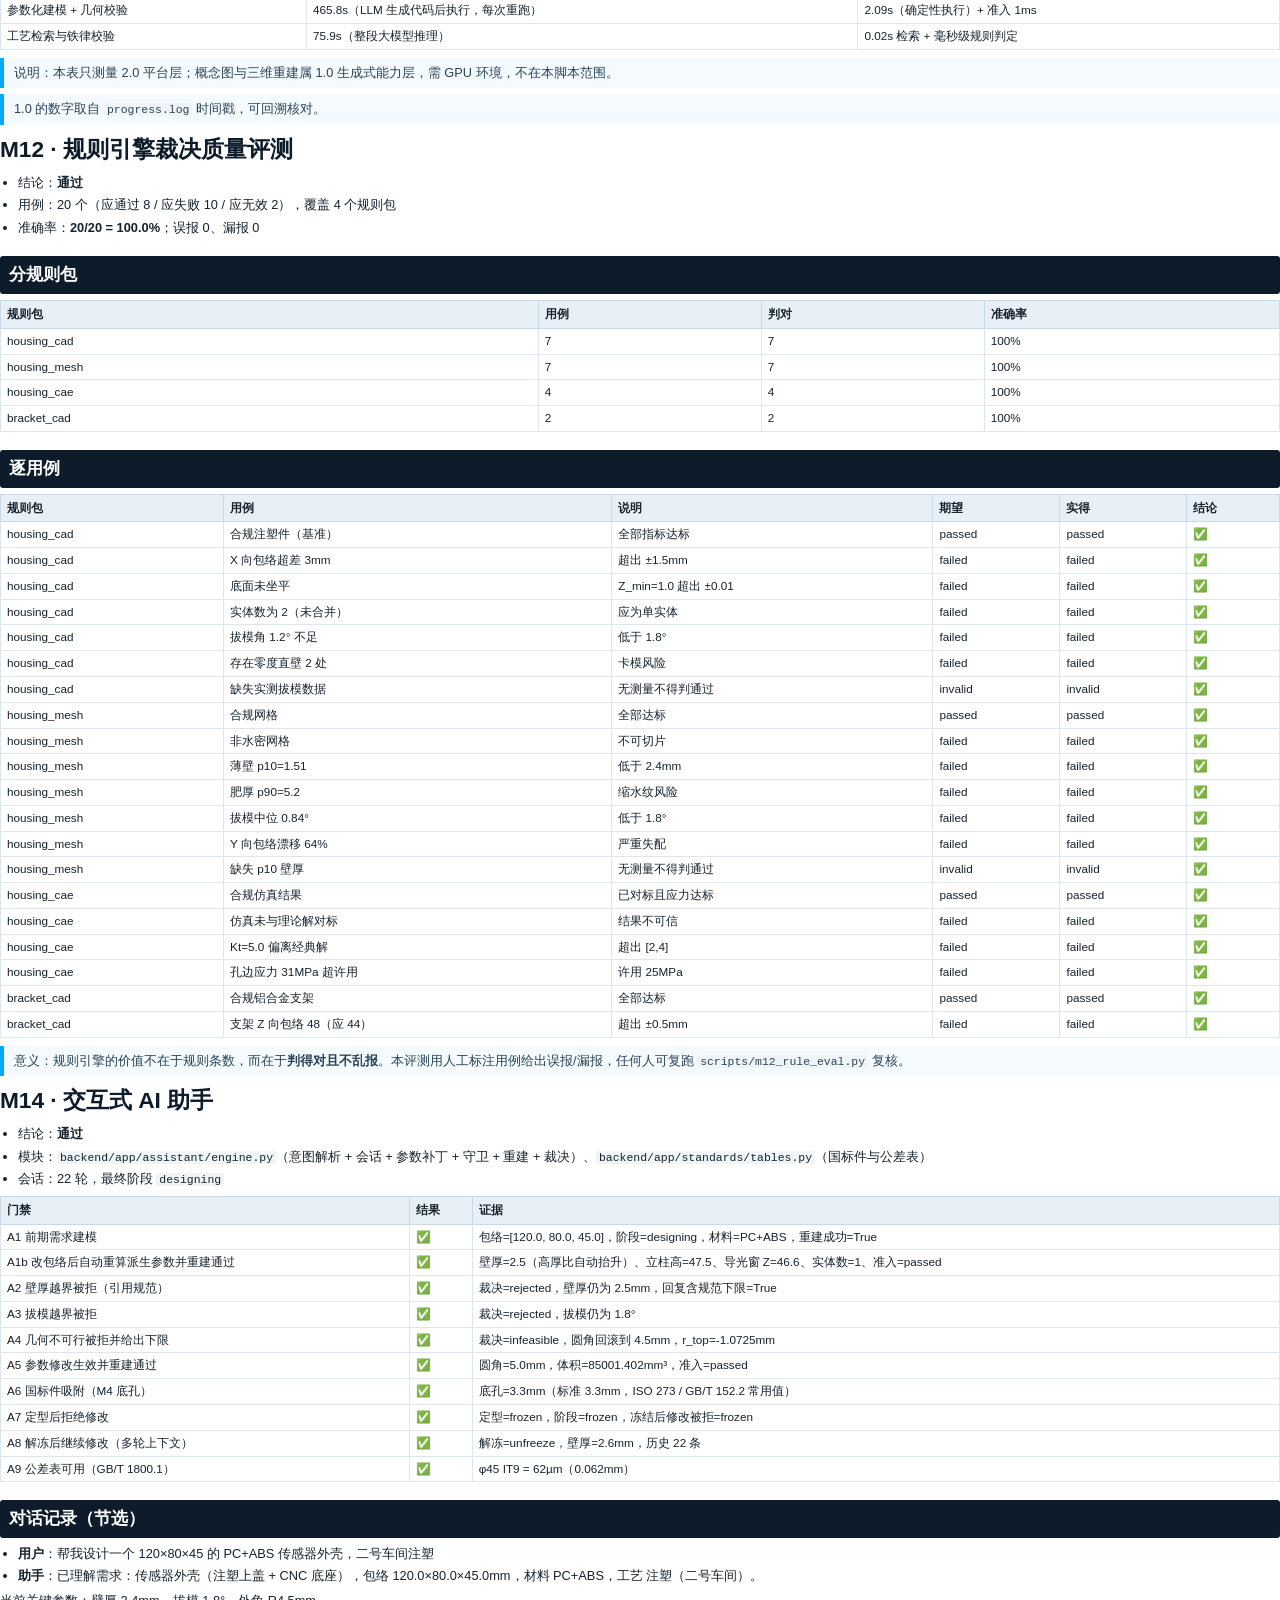
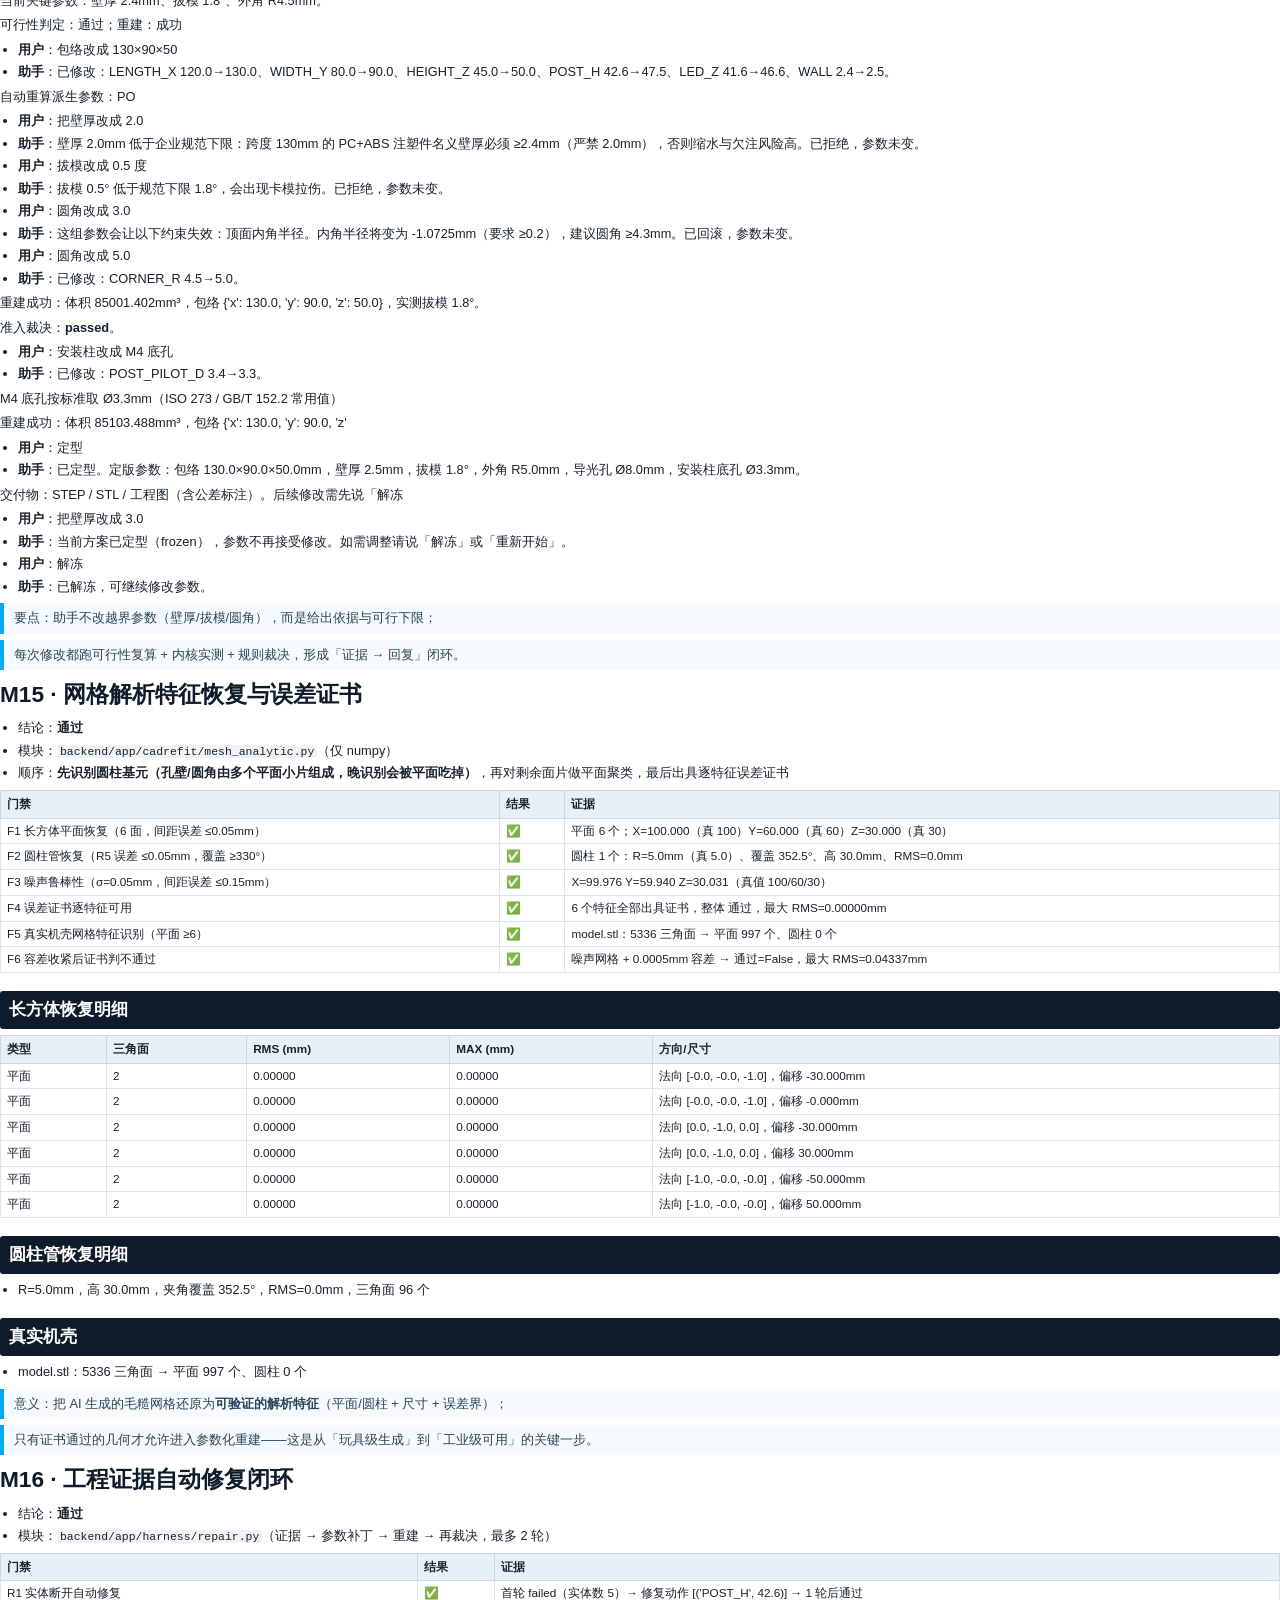
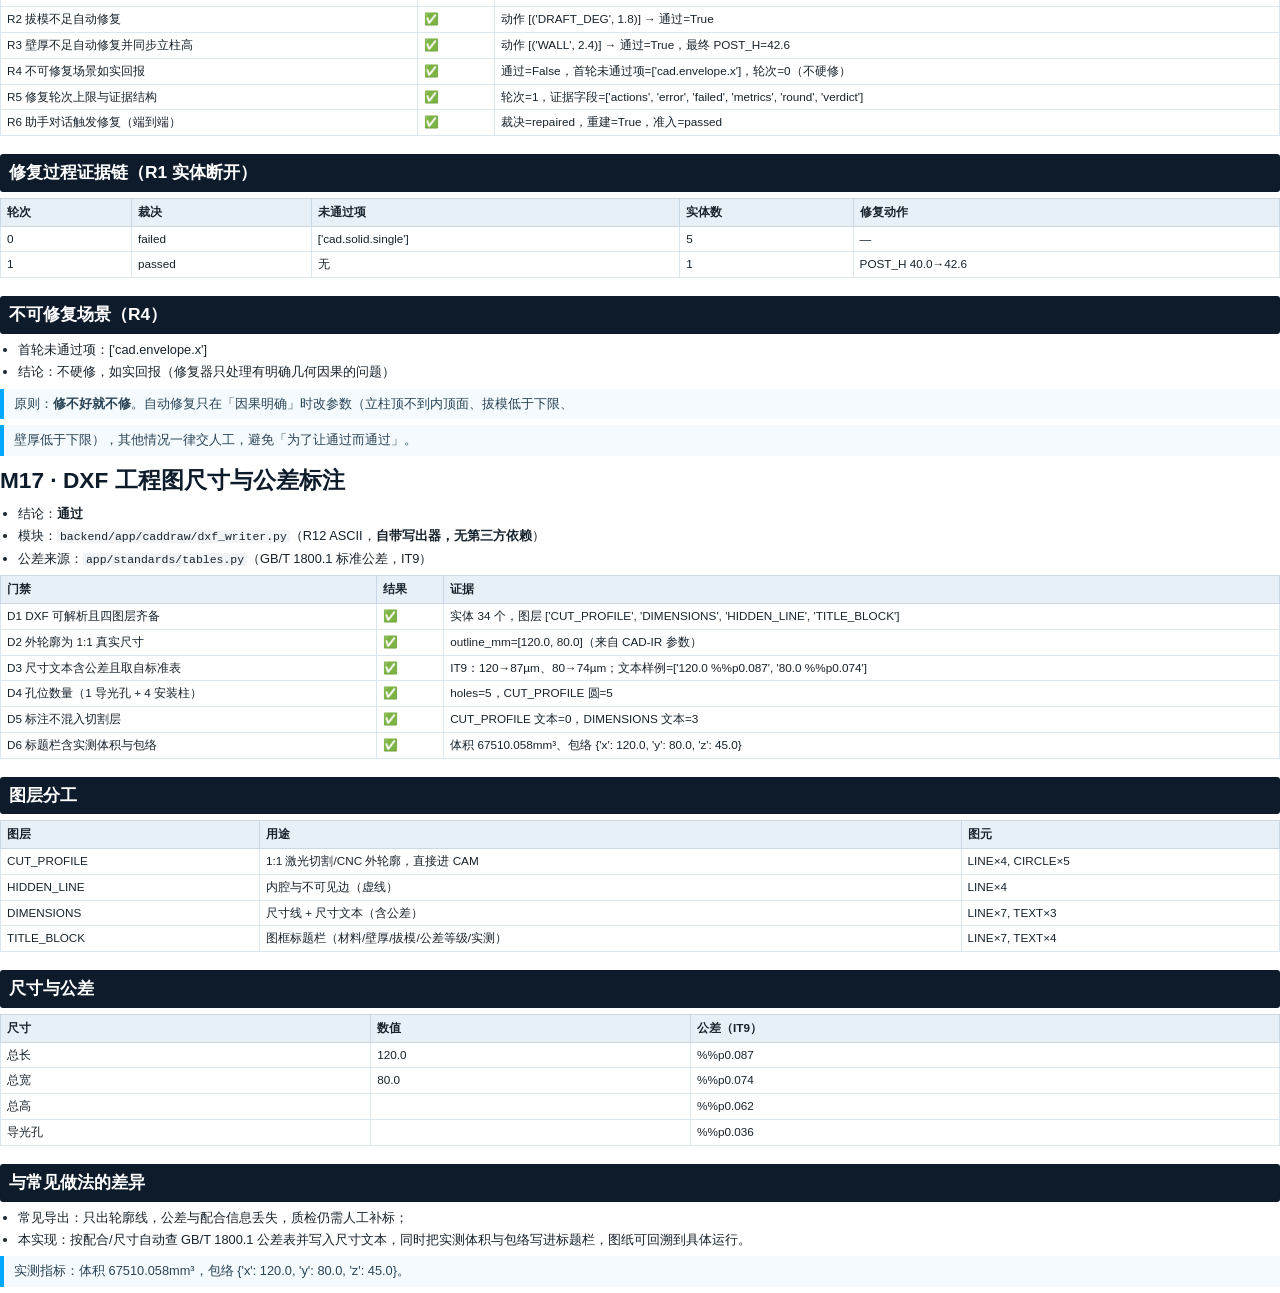
<file: docs/评测报告_HyperDesign2.0.html>
<!DOCTYPE html><html lang="zh-CN"><head><meta charset="UTF-8" />
<title>HyperDesign 2.0 评测报告</title><style>
@page { size: A4; margin: 16mm 14mm 14mm 14mm; }
body { font-family: "Microsoft YaHei", "PingFang SC", sans-serif; font-size: 9.6pt; line-height: 1.6;
       color: #16222c; margin: 0; }
h1 { font-size: 17pt; margin: 0 0 6px; color: #0d1b2a; }
h2 { font-size: 13pt; margin: 18px 0 6px; padding: 5px 9px; background: #0d1b2a; color: #fff;
     page-break-after: avoid; border-radius: 3px; }
h3 { font-size: 10.6pt; margin: 12px 0 4px; color: #0a5f8f; page-break-after: avoid; }
h4 { font-size: 9.8pt; margin: 9px 0 3px; color: #0a5f8f; }
p { margin: 4px 0; text-align: justify; }
ul { margin: 3px 0; padding-left: 18px; }
li { margin: 2px 0; }
table { width: 100%; border-collapse: collapse; margin: 6px 0 8px; font-size: 8.8pt; page-break-inside: auto; }
th { background: #e8f0f7; text-align: left; padding: 4px 6px; border: 1px solid #c9d8e4; }
td { padding: 3px 6px; border: 1px solid #dbe6ee; vertical-align: top; word-break: break-word; }
code { font-family: Consolas, monospace; background: #f0f4f7; padding: 0 3px; border-radius: 2px; font-size: 8.6pt; }
pre { background: #0d1b2a; color: #d7e6f2; padding: 8px 10px; border-radius: 4px; font-size: 8pt;
      white-space: pre-wrap; word-break: break-all; }
blockquote { border-left: 4px solid #00a8ff; background: #f4fafd; margin: 6px 0; padding: 5px 10px; color: #2a4457; }
.cover { text-align: center; padding-top: 90px; }
.cover h1 { font-size: 24pt; }
.cover .sub { color: #4a5c6b; font-size: 11pt; margin: 8px 0 30px; }
.cover .meta { font-size: 9.4pt; color: #61727f; line-height: 2; }
.badge { display: inline-block; border: 1px solid #2ecc71; color: #1e8e4a; border-radius: 10px;
         padding: 1px 8px; font-size: 8.6pt; margin: 0 3px; }
.pagebreak { page-break-before: always; }
.toc { font-size: 10pt; line-height: 1.9; }
.toc a { color: #0a5f8f; text-decoration: none; }
</style></head><body>

<div class="cover">
  <h1>HyperDesign 2.0 评测报告</h1>
  <div class="sub">门禁脚本可复跑 · 结论可追溯 · 数据可复算</div>
  <div><span class="badge">M0 几何</span><span class="badge">M1 准入</span><span class="badge">M2 工作流</span>
  <span class="badge">M3 界面</span><span class="badge">M4 仿真</span><span class="badge">M5 知识</span>
  <span class="badge">M6 材料</span><span class="badge">M7 可行性与复用</span><span class="badge">M9 性能</span></div>
  <div class="meta" style="margin-top:36px">
    被测系统：HyperDesign 2.0（v2.0.0-m3）<br/>
    测试环境：单台工作站（Windows + FreeCAD 1.1 + Python 3.12，无外部服务依赖）<br/>
    测试方式：每个阶段独立脚本 + 真浏览器实测，全部可复跑<br/>
    报告构成：9 份门禁报告原文合并，未做删改
  </div>
</div>
<div class="pagebreak"></div>
<h2>目录与总体结论</h2>
<div class="toc">
<div>· <b>M0</b> 几何中间表示与解释器 —— <span style="color:#1e8e4a">通过</span></div>
<div>· <b>M1</b> 准入规则引擎与智能体信封 —— <span style="color:#1e8e4a">通过</span></div>
<div>· <b>M2</b> 工作流引擎、事件流与审批门 —— <span style="color:#1e8e4a">通过</span></div>
<div>· <b>M3</b> 交互界面（真浏览器实测） —— <span style="color:#1e8e4a">通过</span></div>
<div>· <b>M4</b> 数值仿真（CAE）与理论解对标 —— <span style="color:#1e8e4a">通过</span></div>
<div>· <b>M5</b> 知识资产平台 —— <span style="color:#1e8e4a">通过</span></div>
<div>· <b>M6</b> 参赛材料构建（申报书） —— <span style="color:#1e8e4a">通过</span></div>
<div>· <b>M7</b> 设计空间可行性与跨产品族复用 —— <span style="color:#1e8e4a">通过</span></div>
<div>· <b>M9</b> 平台层端到端性能 —— <span style="color:#1e8e4a">通过</span></div>
<div>· <b>M12</b> 规则引擎裁决质量评测 —— <span style="color:#1e8e4a">通过</span></div>
<div>· <b>M14</b> 交互式 AI 助手 —— <span style="color:#1e8e4a">通过</span></div>
<div>· <b>M15</b> 网格解析特征恢复与误差证书 —— <span style="color:#1e8e4a">通过</span></div>
<div>· <b>M16</b> 工程证据自动修复闭环 —— <span style="color:#1e8e4a">通过</span></div>
<div>· <b>M17</b> DXF 工程图尺寸与公差标注 —— <span style="color:#1e8e4a">通过</span></div>
</div><div class="pagebreak"></div><h1>M0 · 几何中间表示与解释器</h1><ul>
<li>时间：2026-11-10 01:40:07</li>
<li>引擎：freecad_occt 1.1.4（FreeCAD 自带 OpenCascade）</li>
<li>IR：<code>examples/sensor_housing.m0.ir.json</code>（4 个特征，全部走白名单算子）</li>
<li>结论：<strong>通过</strong></li>
</ul>
<table>
<tr><th>门禁</th><th>检查项</th><th>结果</th><th>证据</th></tr>
<tr><td>G0</td><td>解释器可执行</td><td>✅</td><td>引擎 freecad_occt 1.1.4</td></tr>
<tr><td>G1</td><td>两次重建确定性</td><td>✅</td><td>体积偏差 0.0000% / 包围盒最大偏差 0.0000 mm</td></tr>
<tr><td>G2</td><td>B-Rep 合法且单实体</td><td>✅</td><td>isValid=True, solids=1, shells=1, faces=220</td></tr>
<tr><td>G3</td><td>包络与基准面</td><td>✅</td><td>120.0 × 80.0 × 45.0 mm, Z_min=0.0, 体积 67,510.058 mm³</td></tr>
<tr><td>G4</td><td>CAD 几何级拔模角</td><td>✅</td><td>min=1.8°, median=1.8°, 垂直面=0, 侧壁面数=8</td></tr>
<tr><td>G5</td><td>拒绝任意代码执行</td><td>✅</td><td>ok=None, 错误包含 CAD_FEATURE_UNSUPPORTED=True</td></tr>
<tr><td>G6</td><td>算子均被引擎能力声明支持</td><td>✅</td><td>使用 [&#x27;add_boss_pattern&#x27;, &#x27;add_cylinder&#x27;, &#x27;create_tapered_box&#x27;, &#x27;shell&#x27;]；缺失 []</td></tr>
<tr><td>G7</td><td>STEP/STL 产物落盘</td><td>✅</td><td>STEP 388735 B / STL 1387378 B</td></tr>
</table>
<h2>特征级耗时</h2>
<table>
<tr><th>特征</th><th>类型</th><th>耗时(ms)</th><th>状态</th></tr>
<tr><td>f1_base</td><td>create_tapered_box</td><td>56</td><td>ok</td></tr>
<tr><td>f2_shell</td><td>shell</td><td>278</td><td>ok</td></tr>
<tr><td>f3_bosses</td><td>add_boss_pattern</td><td>1364</td><td>ok</td></tr>
<tr><td>f4_led_window</td><td>add_cylinder</td><td>134</td><td>ok</td></tr>
</table>
<h2>语义引用映射（业务层只用这些名字，不碰 Edge1/Face3）</h2>
<pre>
{
  &quot;body&quot;: &quot;body&quot;,
  &quot;draft_inset_mm&quot;: 1.4142,
  &quot;corner_radius_bottom&quot;: 4.5,
  &quot;corner_radius_top&quot;: 3.0858,
  &quot;top_span&quot;: [
    117.1716,
    77.1716
  ],
  &quot;shell&quot;: &quot;cavity_cut&quot;,
  &quot;wall_mm&quot;: 2.4,
  &quot;inner_corner_r_bottom&quot;: 2.13,
  &quot;inner_corner_r_top&quot;: 0.76,
  &quot;top_wall_z&quot;: 42.599,
  &quot;warnings&quot;: [],
  &quot;bosses&quot;: &quot;count:4&quot;,
  &quot;cut_cylinders&quot;: &quot;count:1&quot;
}
</pre>
<h2>几何元数据</h2>
<pre>
{
  &quot;is_valid&quot;: true,
  &quot;volume_mm3&quot;: 67510.058,
  &quot;surface_area_mm2&quot;: 57579.74,
  &quot;bbox_mm&quot;: {
    &quot;x&quot;: 120.0,
    &quot;y&quot;: 80.0,
    &quot;z&quot;: 45.0
  },
  &quot;z_min&quot;: 0.0,
  &quot;faces&quot;: 220,
  &quot;edges&quot;: 627,
  &quot;dfm&quot;: {
    &quot;measured&quot;: true,
    &quot;planar_side_faces&quot;: 8,
    &quot;min_draft_deg&quot;: 1.8,
    &quot;median_draft_deg&quot;: 1.8,
    &quot;vertical_face_count&quot;: 0,
    &quot;pull_direction&quot;: &quot;+Z&quot;
  }
}
</pre><div class="pagebreak"></div><h1>M1 · 准入规则引擎与智能体信封</h1><ul>
<li>时间：2026-11-10 01:40:11</li>
<li>结论：<strong>通过</strong></li>
<li>规则包：<code>housing_cad.v1</code>（CAD 几何）/ <code>housing_mesh.v1</code>（网格物理）/ <code>housing_rib.v1</code>（加强筋）</li>
</ul>
<table>
<tr><th>门禁</th><th>检查项</th><th>结果</th><th>证据</th></tr>
<tr><td>H1</td><td>规则包可加载且条款引用完整</td><td>✅</td><td>3 包 / 17 条规则 / 17 条带文档引用</td></tr>
<tr><td>H2</td><td>真实 CAD-IR 产物通过 CAD 规则包</td><td>✅</td><td>verdict=passed, 规则 10 条, 阻断失败=[]</td></tr>
<tr><td>H2b</td><td>拔模规则取到实测值（非图纸标注）</td><td>✅</td><td>actual=1.8° vs limit=1.8°, citation=拔模斜度统一要求 ≥ 1.8°</td></tr>
<tr><td>H3</td><td>v1 生成式白模被物理规则否决</td><td>✅</td><td>verdict=failed, 命中=[&#x27;dfm.draft.median&#x27;, &#x27;dfm.envelope.drift_y&#x27;, &#x27;dfm.envelope.drift_z&#x27;, &#x27;dfm.mesh.watertight&#x27;, &#x27;dfm.wall.p10&#x27;, &#x27;dfm.wall.p90&#x27;]</td></tr>
<tr><td>H3b</td><td>薄壁证据可追溯（实测 1.51mm vs 2.4mm 条款）</td><td>✅</td><td>actual=1.51mm limit=2.4mm action=增加薄壁处料厚至 ≥2.4mm，或更换为更大壁厚的基体方案</td></tr>
<tr><td>H4</td><td>规则方向正确（合规数据可通过）</td><td>✅</td><td>verdict=passed（对照：证明 H3 的失败来自数据而非规则写死）</td></tr>
<tr><td>H5</td><td>指标缺失判 invalid（绝不按通过处理）</td><td>✅</td><td>verdict=invalid, invalid 规则=[&#x27;dfm.wall.p10&#x27;, &#x27;dfm.wall.p90&#x27;, &#x27;dfm.draft.median&#x27;]</td></tr>
<tr><td>H6</td><td>非法算子被拒绝（规则不能执行代码）</td><td>✅</td><td>evil.exec: 未注册的算子 &#x27;eval&#x27;（可用：all_of, any_of, between, eq, exists, gt, gte, in_set, lt, lte, near, neq, not, ratio_dev）</td></tr>
<tr><td>H7</td><td>加强筋 60% 规则（1.60 失败 / 1.40 通过）</td><td>✅</td><td>1.60mm -&gt; failed; 1.40mm -&gt; passed</td></tr>
<tr><td>H8</td><td>Agent 信封合法通过 / 非法拒绝</td><td>✅</td><td>合法 envelope citations=1；非法用例=全部正确拒绝</td></tr>
<tr><td>H9</td><td>Agent 越权调用被拒（白名单生效）</td><td>✅</td><td>Agent &#x27;cad_agent&#x27; 无权调用技能 &#x27;phase5.raw_python&#x27;（允许：[&#x27;cad.ir.*&#x27;, &#x27;harness.evaluate&#x27;]）</td></tr>
<tr><td>H10</td><td>Skill Registry 错误码与确定性计算</td><td>✅</td><td>未知技能=SKILL_NOT_FOUND / 缺字段=SKILL_INPUT_INVALID / σ_vm=137.737MPa n=2.577</td></tr>
<tr><td>H11</td><td>技能串联（CAD 构建 -&gt; Harness 判定）</td><td>✅</td><td>build.ok=True, verdict=passed, 耗时 2.1s</td></tr>
</table>
<h2>CAD 规则包逐条裁决（真实 CAD-IR 产物）</h2>
<table>
<tr><th>规则</th><th>级别</th><th>判定</th><th>实测</th><th>限值</th><th>单位</th></tr>
<tr><td>cad.brep.valid</td><td>critical</td><td>passed</td><td>True</td><td>True</td><td>bool</td></tr>
<tr><td>cad.solid.single</td><td>error</td><td>passed</td><td>1</td><td>1</td><td></td></tr>
<tr><td>cad.envelope.x</td><td>error</td><td>passed</td><td>120.0</td><td>120.0</td><td>mm</td></tr>
<tr><td>cad.envelope.y</td><td>error</td><td>passed</td><td>80.0</td><td>80.0</td><td>mm</td></tr>
<tr><td>cad.envelope.z</td><td>error</td><td>passed</td><td>45.0</td><td>45.0</td><td>mm</td></tr>
<tr><td>cad.seat.flat</td><td>error</td><td>passed</td><td>0.0</td><td>0.0</td><td>mm</td></tr>
<tr><td>cad.draft.measured</td><td>error</td><td>passed</td><td>True</td><td>True</td><td></td></tr>
<tr><td>cad.draft.min</td><td>error</td><td>passed</td><td>1.8</td><td>1.8</td><td>deg</td></tr>
<tr><td>cad.draft.vertical_faces</td><td>error</td><td>passed</td><td>0</td><td>0</td><td></td></tr>
<tr><td>cad.volume.sane</td><td>warning</td><td>passed</td><td>67510.058</td><td>[1000.0, 5000000.0]</td><td>mm³</td></tr>
</table>
<h2>网格规则包逐条裁决（v1 生成式白模实测数据）</h2>
<table>
<tr><th>规则</th><th>级别</th><th>判定</th><th>实测</th><th>限值</th><th>建议动作</th></tr>
<tr><td>dfm.mesh.watertight</td><td>error</td><td>failed</td><td>False</td><td>True</td><td>运行 remesh / 补洞，或改用 CAD 实体回投白模</td></tr>
<tr><td>dfm.wall.p10</td><td>error</td><td>failed</td><td>1.51</td><td>2.4</td><td>增加薄壁处料厚至 ≥2.4mm，或更换为更大壁厚的基体方案</td></tr>
<tr><td>dfm.wall.p90</td><td>error</td><td>failed</td><td>5.99</td><td>4.5</td><td>掏空积料或改为筋板结构</td></tr>
<tr><td>dfm.draft.median</td><td>error</td><td>failed</td><td>0.84</td><td>1.8</td><td>重构造型或改用 CAD 实体（带拔模）作为最终交付</td></tr>
<tr><td>dfm.envelope.drift_y</td><td>error</td><td>failed</td><td>0.637125</td><td>0.08</td><td>以白模仅作造型锚点，改由 CAD-IR 按目标包络重建</td></tr>
<tr><td>dfm.envelope.drift_z</td><td>error</td><td>failed</td><td>3.292667</td><td>0.08</td><td>同上：白模降级为造型锚点</td></tr>
</table>
<blockquote>说明：规则只允许受控算子（<code>gte/lte/near/ratio_dev/between/in_set/all_of/any_of/not</code>），</blockquote>
<blockquote>未知算子直接抛 <code>HarnessConfigError</code>；指标缺失一律判 <code>invalid</code>，不会按通过处理。</blockquote><div class="pagebreak"></div><h1>M2 · 工作流引擎、事件流与审批门</h1><ul>
<li>时间：2026-11-10 01:40:18</li>
<li>结论：<strong>通过</strong></li>
<li>工作流：<code>housing.design-to-delivery@1.0.0</code>（4 节点：CAD 构建 → CAD Harness → 网格 DFM Harness → 人工审批）</li>
</ul>
<table>
<tr><th>门禁</th><th>检查项</th><th>结果</th><th>证据</th></tr>
<tr><td>W1</td><td>工作流定义可加载、拓扑无环</td><td>✅</td><td>housing.design-to-delivery@1.1.0 节点 [&#x27;n1_cad_build&#x27;, &#x27;n2_cad_harness&#x27;, &#x27;n3_mesh_dfm&#x27;, &#x27;n3b_cae&#x27;, &#x27;n3c_cae_harness&#x27;, &#x27;n4_human_approval&#x27;]</td></tr>
<tr><td>W2</td><td>合规数据跑到审批门</td><td>✅</td><td>run=waiting_approval nodes={&#x27;n1_cad_build&#x27;: &#x27;ok&#x27;, &#x27;n2_cad_harness&#x27;: &#x27;ok&#x27;, &#x27;n3_mesh_dfm&#x27;: &#x27;ok&#x27;, &#x27;n3b_cae&#x27;: &#x27;ok&#x27;, &#x27;n3c_cae_harness&#x27;: &#x27;ok&#x27;, &#x27;n4_human_approval&#x27;: &#x27;waiting_approval&#x27;}</td></tr>
<tr><td>W3</td><td>审批通过后 run 成功</td><td>✅</td><td>run=succeeded approver=张工</td></tr>
<tr><td>W4</td><td>审批驳回后 run 失败</td><td>✅</td><td>run=failed error=审批驳回：外观评审未过</td></tr>
<tr><td>W5</td><td>白模物理 DFM 不达标即阻断（审批门永不打开）</td><td>✅</td><td>run=failed, n3=failed, 违规规则=[&#x27;dfm.mesh.watertight&#x27;, &#x27;dfm.wall.p10&#x27;, &#x27;dfm.wall.p90&#x27;, &#x27;dfm.draft.median&#x27;, &#x27;dfm.envelope.drift_y&#x27;, &#x27;dfm.envelope.drift_z&#x27;], 审批节点=skipped</td></tr>
<tr><td>W6</td><td>非法 CAD-IR 在 n1 被拒且后续节点跳过</td><td>✅</td><td>run=failed, n1=failed, n2=skipped, n4=skipped</td></tr>
<tr><td>W7</td><td>事件流单调/可重放/可补拉/落盘/SSE</td><td>✅</td><td>16 事件, seq 1..16 单调=True, 补拉 7 条, jsonl=True</td></tr>
<tr><td>W8</td><td>幂等约束（重复 run_id / 已结束续跑均拒绝）</td><td>✅</td><td>重复 run_id 被拒=True, 已结束续跑被拒=True</td></tr>
</table>
<h2>事件流（合规数据这一跑）</h2>
<table>
<tr><th>seq</th><th>事件</th><th>节点</th><th>关键负载</th></tr>
<tr><td>1</td><td>run.created</td><td>-</td><td>{&quot;workflow&quot;: &quot;housing.design-to-delivery&quot;, &quot;version&quot;: &quot;1.1.0&quot;}</td></tr>
<tr><td>2</td><td>run.started</td><td>-</td><td>{}</td></tr>
<tr><td>3</td><td>node.started</td><td>n1_cad_build</td><td>{&quot;type&quot;: &quot;skill&quot;, &quot;skill&quot;: &quot;cad.ir.build&quot;}</td></tr>
<tr><td>4</td><td>node.finished</td><td>n1_cad_build</td><td>{&quot;status&quot;: &quot;ok&quot;, &quot;elapsed_ms&quot;: 2091}</td></tr>
<tr><td>5</td><td>node.started</td><td>n2_cad_harness</td><td>{&quot;type&quot;: &quot;harness&quot;, &quot;skill&quot;: &quot;backend/app/harness/rules/housing_cad.v1.json&quot;}</td></tr>
<tr><td>6</td><td>node.finished</td><td>n2_cad_harness</td><td>{&quot;status&quot;: &quot;ok&quot;, &quot;elapsed_ms&quot;: 4}</td></tr>
<tr><td>7</td><td>node.started</td><td>n3_mesh_dfm</td><td>{&quot;type&quot;: &quot;harness&quot;, &quot;skill&quot;: &quot;backend/app/harness/rules/housing_mesh.v1.json&quot;}</td></tr>
<tr><td>8</td><td>node.finished</td><td>n3_mesh_dfm</td><td>{&quot;status&quot;: &quot;ok&quot;, &quot;elapsed_ms&quot;: 0}</td></tr>
<tr><td>9</td><td>node.started</td><td>n3b_cae</td><td>{&quot;type&quot;: &quot;skill&quot;, &quot;skill&quot;: &quot;cae.hole.plate&quot;}</td></tr>
<tr><td>10</td><td>node.finished</td><td>n3b_cae</td><td>{&quot;status&quot;: &quot;ok&quot;, &quot;elapsed_ms&quot;: 303}</td></tr>
<tr><td>11</td><td>node.started</td><td>n3c_cae_harness</td><td>{&quot;type&quot;: &quot;harness&quot;, &quot;skill&quot;: &quot;backend/app/harness/rules/housing_cae.v1.json&quot;}</td></tr>
<tr><td>12</td><td>node.finished</td><td>n3c_cae_harness</td><td>{&quot;status&quot;: &quot;ok&quot;, &quot;elapsed_ms&quot;: 0}</td></tr>
<tr><td>13</td><td>run.approval_required</td><td>n4_human_approval</td><td>{&quot;role&quot;: &quot;mechanical_engineer&quot;, &quot;title&quot;: &quot;⑥ 人工验收（工程师签字放行）&quot;}</td></tr>
<tr><td>14</td><td>run.approved</td><td>-</td><td>{&quot;approver&quot;: &quot;张工&quot;, &quot;comment&quot;: &quot;几何与工艺均达标，放行&quot;}</td></tr>
<tr><td>15</td><td>run.started</td><td>-</td><td>{}</td></tr>
<tr><td>16</td><td>run.succeeded</td><td>-</td><td>{}</td></tr>
</table><div class="pagebreak"></div><h1>M3 · 交互界面（真浏览器实测）</h1><ul>
<li>结论：<strong>通过</strong></li>
<li>截图：<code>docs/poc/shots/</code>（9 张）</li>
</ul>
<table>
<tr><th>检查</th><th>结果</th><th>证据</th></tr>
<tr><td>U1 页面加载并连上后端</td><td>✅</td><td>后端在线 · v2.0.0-m3 · 工作流 housing.design-to-delivery@1.1.0 · CAD 引擎 freecad_occt</td></tr>
<tr><td>U2 Skill 清单渲染</td><td>✅</td><td>8 个技能</td></tr>
<tr><td>U3 运行到审批门</td><td>✅</td><td>pill=waiting_approval</td></tr>
<tr><td>U4 节点状态渲染</td><td>✅</td><td>n1_cad_build</td><td>n2_cad_harness</td><td>n3_mesh_dfm</td><td>n3b_cae</td><td>n3c_cae_harness</td><td>n4_human_approval</td></tr>
<tr><td>U5 三维包络 HUD</td><td>✅</td><td>包络 (mm)  X 120.00   Y 80.00   Z 45.00 / 底面 Z = 0.000   质心 (0.0, 0.0, 22.5) / 单位 mm · 左键旋转 / 右键平移 / 滚轮缩放</td></tr>
<tr><td>U6 规则取证表渲染</td><td>✅</td><td>19 行, 判定=[&#x27;passed&#x27;]</td></tr>
<tr><td>U7 审批通过后状态 succeeded</td><td>✅</td><td>审批结论：通过 · 审批人 工程师</td></tr>
</table>
<p>几何与工艺达标，放行 |</p>
<table>
<tr><th>U8 白模失败剧本：规则表出现失败行且含条款引用</th><th>✅</th><th>6 行失败, 文档引用=True, 条款=True</th></tr>
<tr><td>U9 恶意 IR 被拒且后续节点跳过</td><td>✅</td><td>n1_cad_build</td><td>failed · 112 ms</td><td>NODE_FAILED: WorkflowError: SKILL_FAILED: 技能 &#x27;cad.ir.build&#x27; 返回 ok=false：[</td><td>n2_cad_harness</td><td>skipped · —</td></tr>
</table><div class="pagebreak"></div><h1>M4 · 数值仿真（CAE）与理论解对标</h1><ul>
<li>结论：<strong>通过</strong></li>
<li>求解器：<code>backend/app/cae/fem.py</code>（仅依赖 numpy，无 Gmsh/CalculiX，离线可跑）</li>
</ul>
<table>
<tr><th>门禁</th><th>结果</th><th>证据</th></tr>
<tr><td>E1 梁-端部集中载荷对标解析解</td><td>✅</td><td>δ=0.16383mm(解析 0.16383) 误差 0.0000% / M=6000.0N·mm 误差 0.0000% / σ=28.125MPa</td></tr>
<tr><td>E2 梁-均布载荷对标解析解</td><td>✅</td><td>δ=0.07373mm(解析 0.07373) 误差 0.0000%</td></tr>
<tr><td>E3 梁网格无关性（200 单元）</td><td>✅</td><td>200 单元误差 0.0000%（Hermite 单元对等截面梁本应精确）</td></tr>
<tr><td>E4 带孔板 Kt 落在理论区间</td><td>✅</td><td>Kt=3.128（理论 3.0，误差 4.25%，网格 1152 单元，σ∞=2.4MPa）</td></tr>
<tr><td>E5 网格收敛性（粗→细单调逼近 3.0）</td><td>✅</td><td>Kt: 2.377 → 3.128 → 3.121（理论 3.0）</td></tr>
<tr><td>E6 CAE Harness 三种裁决</td><td>✅</td><td>合规=passed / 超许用应力=failed / 未对标=failed</td></tr>
<tr><td>E7 工作流接入 CAE 并到达审批门</td><td>✅</td><td>节点=[&#x27;n1_cad_build&#x27;, &#x27;n2_cad_harness&#x27;, &#x27;n3_mesh_dfm&#x27;, &#x27;n3b_cae&#x27;, &#x27;n3c_cae_harness&#x27;, &#x27;n4_human_approval&#x27;] / Kt=3.128 / CAE Harness=passed / run=waiting_approval</td></tr>
</table>
<h2>与理论解对标明细</h2>
<table>
<tr><th>算例</th><th>数值解</th><th>理论解</th><th>误差</th></tr>
<tr><td>悬臂梁 端部 50N</td><td>δ=0.16383 mm</td><td>δ=0.16383 mm</td><td>0.0000%</td></tr>
<tr><td>悬臂梁 200 单元</td><td>δ=0.28767 mm</td><td>δ=0.28767 mm</td><td>0.0000%</td></tr>
<tr><td>带孔板 Kt（粗 32×4）</td><td>2.377</td><td>3.0</td><td>20.78%</td></tr>
<tr><td>带孔板 Kt（中 48×12）</td><td>3.128</td><td>3.0</td><td>4.25%</td></tr>
<tr><td>带孔板 Kt（细 64×16）</td><td>3.121</td><td>3.0</td><td>4.04%</td></tr>
</table>
<blockquote>说明：CST 常应变三角形偏刚，孔边应力略高于理论值；加密后收敛于 3.0 附近。</blockquote>
<blockquote>梁单元为 Hermite 三次形函数，对等截面 Euler-Bernoulli 梁为精确解，故误差为 0。</blockquote><div class="pagebreak"></div><h1>M5 · 知识资产平台</h1><ul>
<li>结论：<strong>通过</strong></li>
<li>检索栈：BM25(k1=1.5,b=0.75) + 向量（hashing-ngram-512）+ RRF 融合 + RBAC 过滤 + 条款级引用</li>
</ul>
<table>
<tr><th>门禁</th><th>结果</th><th>证据</th></tr>
<tr><td>K1 文档入库与切块</td><td>✅</td><td>7 份文档 / 13 个条款块 / 向量模型 hashing-ngram-512</td></tr>
<tr><td>K2 BM25 单路检索</td><td>✅</td><td>top1=内部注塑工艺规范_v2.4.pdf / 片段=我司二号车间海天注塑机加工 PC+ABS 材质工业外壳时，凡外壳最大跨度超过 150…</td></tr>
<tr><td>K3 向量单路检索</td><td>✅</td><td>top5 文档=[&#x27;spec_injection_v24&#x27;]（hashing 向量无语义能力，仅保证确定性）</td></tr>
<tr><td>K4 混合 RRF 融合</td><td>✅</td><td>top1=内部注塑工艺规范_v2.4.pdf / 命中通道=[&#x27;bm25&#x27;, &#x27;vector&#x27;] / score=0.032787</td></tr>
<tr><td>K5 引用溯源完整</td><td>✅</td><td>1 条命中均带 文档/章节/原文/条款；示例条款=[&#x27;150mm&#x27;, &#x27;2.4mm&#x27;, &#x27;2.0mm&#x27;, &#x27;1.44mm&#x27;, &#x27;1.8°&#x27;]</td></tr>
<tr><td>K6 RBAC 角色隔离</td><td>✅</td><td>可见文档数 viewer=1/engineer=6/admin=7；viewer 查工艺规范=False（应 False）/ engineer 查规范=True（应 True）/ engineer 查成本=False（应 False）/ admin 查成本=True（应 True）</td></tr>
<tr><td>K7 无证据即拒答</td><td>✅</td><td>无关查询 found=False（max cos=0.0585）/闲聊 found=False（max cos=0.1209）—— Agent 据此输出 needs_input</td></tr>
<tr><td>K8 切块与分词质量</td><td>✅</td><td>切块=[&#x27;壁厚必须设定为 2.4mm。加强筋不超过 1.44mm。&#x27;, &#x27;拔模斜度 ≥ 1.8°。&#x27;] / 分词含中文二元组=True / 条款抽取=[&#x27;2.4mm&#x27;, &#x27;1.44mm&#x27;, &#x27;1.8°&#x27;]</td></tr>
<tr><td>K9 知识库页签实测（检索 + 引用展示）</td><td>✅</td><td>结果含规范名与 2.4mm 条款</td></tr>
<tr><td>K10 RBAC 在界面生效（访客→无证据提示）</td><td>✅</td><td>访客角色被 RBAC 拦截，界面提示 Agent 应输出 needs_input</td></tr>
</table>
<h2>知识库清单</h2>
<table>
<tr><th>文档</th><th>来源类型</th><th>版本</th><th>可见角色</th><th>条款块</th></tr>
<tr><td>内部注塑工艺规范_v2.4.pdf</td><td>pdf</td><td>v2.4</td><td>engineer/admin</td><td>2</td></tr>
<tr><td>钣金折弯展开标准_2025.docx</td><td>docx</td><td>2025</td><td>engineer/admin</td><td>1</td></tr>
<tr><td>工程文件_Phase2_产品设计任务书.docx</td><td>docx</td><td>v1.0</td><td>viewer/engineer/admin</td><td>2</td></tr>
<tr><td>工程文件_Phase5_CAD铁律.docx</td><td>docx</td><td>v1.0</td><td>engineer/admin</td><td>2</td></tr>
<tr><td>工程文件_Phase6_制图规范.docx</td><td>docx</td><td>v1.0</td><td>engineer/admin</td><td>3</td></tr>
<tr><td>工程文件_Phase7_DFM双层评判.docx</td><td>docx</td><td>v1.0</td><td>engineer/admin</td><td>2</td></tr>
<tr><td>供应商报价与成本基线_2026Q3（仅管理者可见）</td><td>xlsx</td><td>2026Q3</td><td>admin</td><td>1</td></tr>
</table>
<h2>示例检索结果（engineer / 混合检索）</h2>
<pre>
[
  {
    &quot;chunk_id&quot;: &quot;spec_injection_v24#1&quot;,
    &quot;doc_id&quot;: &quot;spec_injection_v24&quot;,
    &quot;doc_title&quot;: &quot;内部注塑工艺规范_v2.4.pdf&quot;,
    &quot;section&quot;: &quot;§1&quot;,
    &quot;quote&quot;: &quot;我司二号车间海天注塑机加工 PC+ABS 材质工业外壳时，凡外壳最大跨度超过 150mm 的产品，标准名义壁厚必须设定为 2.4mm（严禁采用通用 2.0mm）。内侧加强筋厚度不得超过名义壁厚的 60%（即 1.44mm），否则极易产生表面缩水纹。拔模斜度统一要求 ≥ 1.8°。&quot;,
    &quot;clauses&quot;: [
      &quot;150mm&quot;,
      &quot;2.4mm&quot;,
      &quot;2.0mm&quot;,
      &quot;1.44mm&quot;,
      &quot;1.8°&quot;
    ],
    &quot;score&quot;: 0.032787,
    &quot;channels&quot;: [
      &quot;bm25&quot;,
      &quot;vector&quot;
    ]
  }
]
</pre>
<blockquote>说明：默认向量为确定性 hashing（无模型、离线可用），语义能力需 bge-m3；</blockquote>
<blockquote>检索结果一律带「文档 › 章节 › 原文 › 关键条款」，供 Harness 引用与前端展示。</blockquote><div class="pagebreak"></div><h1>M6 · 参赛材料构建（申报书）</h1><ul>
<li>结论：<strong>通过</strong>（申报书已按官方模板填写完成并通过 18 项校验）</li>
<li>产物：<code>docs/申报书_HyperDesign2.0.docx</code>（96.5 KB，18 页）</li>
<li>做法：<strong>在官方模板上就地填写</strong>，保留封面、填写说明、标题层级、页眉页脚与表格骨架；</li>
</ul>
<p>正文统一 中文仿宋_GB2312 + 西文 Times New Roman 五号（10.5pt），首行缩进 2 字符、1.5 倍行距，小标题黑体加粗。</p>
<h2>一、模板合规校验</h2>
<table>
<tr><th>检查项</th><th>结果</th><th>证据</th></tr>
<tr><td>封面与&quot;填写说明&quot;保留</td><td>✅</td><td>模板原文未被改写</td></tr>
<tr><td>页眉/页脚/页码保留</td><td>✅</td><td>渲染页眉&quot;第三届&#x27;兴智杯&#x27;全国人工智能创新应用大赛&quot;</td></tr>
<tr><td>表格数量</td><td>✅</td><td>5 张（原 3 张 + 新增 2 张数据表）</td></tr>
<tr><td>项目名称/主题赛/赛题/团队/日期</td><td>✅</td><td>已填（团队名称与日期可后续替换）</td></tr>
<tr><td>核心技术多选</td><td>✅</td><td>☑多模态、☑深度学习、☑知识图谱、☑其他（多智能体协同、参数化 CAD 生成、物理 DFM 校验、本地模型自进化）</td></tr>
<tr><td>应用发展阶段单选</td><td>✅</td><td>☑应用示范阶段</td></tr>
<tr><td>九个正文小节</td><td>✅</td><td>背景及意义 / 主要场景及功能 / 实现方案 / 项目创新点 / 市场分析 / 商业模式分析 / 应用情况 / 社会效益 / 附录</td></tr>
<tr><td>字数</td><td>✅</td><td>中文 7,038 字（要求 ≤30,000 字）</td></tr>
<tr><td>外文首现全称+缩写</td><td>✅</td><td>AIGC、DFM、LLM、CAD、B-Rep、API、SSE、FEM、RAG、QLoRA、DPO、STEP、DXF、PDF、DAG、RBAC、WSL 等</td></tr>
<tr><td>引用注明出处</td><td>✅</td><td>附录列 9 组参考文献（arXiv 编号 + 国标 + 软件文档）</td></tr>
<tr><td>避免宣传色彩</td><td>✅</td><td>以实测数据与工程约束表述，未使用营销化措辞</td></tr>
</table>
<h2>二、四维评分的材料落点</h2>
<table>
<tr><th>维度（权重）</th><th>在申报书中的落点</th></tr>
<tr><td>先进性 25%</td><td>实现方案「关键技术」8 项（几何中间表示、准入规则引擎、工作流事件流、生成式链路、物理 DFM、数值仿真、知识资产、本地进化）+ 创新点 6 条</td></tr>
<tr><td>场景价值 30%</td><td>主要场景及功能 4 场景 + 表 1 场景交付对照；应用情况 + 表 2 端到端实测 10 项指标</td></tr>
<tr><td>落地可行性 25%</td><td>实现方案「软硬件部署」（单机 16GB、离线、零构建前端、无云端依赖）+「数据与合规」（RBAC、审计、路径加固、允许列表）+ 市场分析「规模化落地可行性」4 条</td></tr>
<tr><td>完整性表达 20%</td><td>严格按模板 9 小节 + 2 张数据表 + 附录六份门禁报告 + 参考文献；仿宋GB2312 五号排版</td></tr>
</table>
<h2>三、构建中修掉的真实缺陷</h2>
<p>1. <strong>西文字体错误导致英文渲染成希腊字母</strong>：最初把 <code>w:ascii</code> 也设为 仿宋_GB2312，渲染时 <code>AIGC</code>→<code>ΑΓΓΧ</code>、<code>CAD</code>→<code>ΣΑΔ</code>。</p>
<p>修正为 中文 eastAsia=仿宋_GB2312、西文 ascii/hAnsi/cs=Times New Roman（中文公文标准做法），渲染后英文与缩写完全正确。</p>
<p>2. <strong>表格单元格去重误判</strong>：<code>id(cell._tc)</code> 会因 lxml 代理对象被回收而复用，导致不同单元格被判为同一格，</p>
<p>使&quot;核心技术&quot;勾选漏掉两项。改为用集合持有元素引用的方式去重后恢复正常。</p>
<p>3. <strong>外文全称不足</strong>：初稿缺 RAG 与 FEM 的全称展开，已补为「检索增强生成，Retrieval-Augmented Generation，RAG」</p>
<p>与「有限元（Finite Element Method，FEM）」。</p>
<h2>四、待补材料（下一轮）</h2>
<ul>
<li>作品介绍 PDF：从 1.0 版升级到 2.0（补 Studio、CAE、知识资产、工作流、Six 大门禁）。</li>
<li>演示视频：重录 2.0 版（含 Studio 实操、CAE 结果、知识检索与拒答、守门员）。</li>
<li>代码仓库：<code>D:\hyperdesign2</code> 初始化并推送（含示例数据、规则包、门禁脚本）。</li>
<li>团队名称与填报日期：需参赛者本人确认后替换占位内容。</li>
</ul><div class="pagebreak"></div><h1>M7 · 设计空间可行性与跨产品族复用</h1><ul>
<li>结论：<strong>通过</strong></li>
<li>模块：<code>backend/app/cadir/feasibility.py</code>（纯解析，不依赖几何内核）</li>
</ul>
<table>
<tr><th>门禁</th><th>结果</th><th>证据</th></tr>
<tr><td>F1 不可行判定（R=3.0）</td><td>✅</td><td>r_top=-0.8154mm（要求 ≥0.2），违反项=[&#x27;顶面内角半径&#x27;]，提示=需 R ≥ 4.02 mm（当前 3.00 mm）</td></tr>
<tr><td>F2 自动修复（最小改动）</td><td>✅</td><td>3.0mm → 4.1mm；理由：顶面内角半径 -0.8154mm &lt; 0.2mm；按 R ≥ H·tan d + wall/cos d + 0.2 反解…</td></tr>
<tr><td>F3 真实内核复现（R=3.0 建模失败）</td><td>✅</td><td>ok=None，错误=CAD_FEATURE_FAILED: f2_shell -&gt; ValueError: cavity_cut: 顶部内角半径只有 -0.740mm —— 外角 R3.0 在拔模 1.8°/高度 45.0mm 下已不足以维</td></tr>
<tr><td>F4 修复后重建并通过准入</td><td>✅</td><td>R=4.1mm → 体积 67585.318mm³，包络 {&#x27;x&#x27;: 120.0, &#x27;y&#x27;: 80.0, &#x27;z&#x27;: 45.0}，拔模 1.8°，准入=passed</td></tr>
<tr><td>F5 壁厚不足被判定</td><td>✅</td><td>wall=2.0mm → 违反；依据：企业注塑规范：跨度&gt;150mm 件名义壁厚 2.4mm，严禁 2.0mm…</td></tr>
<tr><td>F6 拔模不足被判定</td><td>✅</td><td>draft=0.5° → 违反项=[&#x27;拔模角下限&#x27;]</td></tr>
<tr><td>F7 合规参数判可行（无误报）</td><td>✅</td><td>R=4.5/wall=2.4/draft=1.8 → feasible=True，r_top=0.6846mm</td></tr>
<tr><td>F8 同引擎构建第二产品族（CNC 支架）</td><td>✅</td><td>体积 18789.457mm³，包络 {&#x27;x&#x27;: 80.0, &#x27;y&#x27;: 40.0, &#x27;z&#x27;: 44.0}，实体数 1</td></tr>
<tr><td>F9 换产品族只换规则包即通过</td><td>✅</td><td>支架规则包 bracket.cad-integrity 判定=passed（无拔模要求，因为是铣削件）</td></tr>
<tr><td>F10 工艺错配会被规则包拦住（反证）</td><td>✅</td><td>用注塑规则包判铣削支架=failed，阻断项=[&#x27;cad.draft.min&#x27;, &#x27;cad.draft.vertical_faces&#x27;]</td></tr>
</table>
<h2>约束表（R=3.0 的判定过程）</h2>
<table>
<tr><th>约束</th><th>要求</th><th>实测</th><th>结论</th><th>公式</th></tr>
<tr><td>顶面内角半径</td><td>≥ 0.2 mm</td><td>-0.8154</td><td><strong>违反</strong></td><td>r_top = R − H·tan(d) − wall/cos(d)</td></tr>
<tr><td>顶面平台宽度</td><td>≥ 2.0 mm</td><td>114.0</td><td>通过</td><td>flat_top = (L − 2H·tan d) − 2(R − H·tan d)</td></tr>
<tr><td>名义壁厚下限</td><td>≥ 2.4 mm</td><td>2.4</td><td>通过</td><td>企业注塑规范：跨度&gt;150mm 件名义壁厚 2.4mm，严禁 2.0mm</td></tr>
<tr><td>壁厚上限</td><td>≤ 4.5 mm</td><td>2.4</td><td>通过</td><td>&gt;4.5mm 为肥厚积料区（缩水纹风险）</td></tr>
<tr><td>拔模角下限</td><td>≥ 1.8°</td><td>1.8</td><td>通过</td><td>企业注塑规范：拔模斜度统一要求 ≥1.8°</td></tr>
<tr><td>高厚比</td><td>≤ 20</td><td>18.75</td><td>通过</td><td>H/wall 过大时深腔抽芯困难</td></tr>
</table>
<h2>自动修复步骤</h2>
<table>
<tr><th>参数</th><th>原值</th><th>建议值</th><th>理由</th></tr>
<tr><td>corner_r_mm</td><td>3.0</td><td>4.1</td><td>顶面内角半径 -0.8154mm &lt; 0.2mm；按 R ≥ H·tan d + wall/cos d + 0.2 反解得 4.10mm，取 4.10mm（同时受顶面平台约束 ≤59.00mm）</td></tr>
</table>
<h2>修复后重建结果</h2>
<pre>
{
  &quot;is_valid&quot;: true,
  &quot;volume_mm3&quot;: 67585.318,
  &quot;surface_area_mm2&quot;: 57643.991,
  &quot;bbox_mm&quot;: {
    &quot;x&quot;: 120.0,
    &quot;y&quot;: 80.0,
    &quot;z&quot;: 45.0
  },
  &quot;bounds_min&quot;: [
    -60.0,
    -40.0,
    0.0
  ],
  &quot;bounds_max&quot;: [
    60.0,
    40.0,
    45.0
  ],
  &quot;z_min&quot;: 0.0,
  &quot;raw_boundbox_z&quot;: [
    -1.0,
    45.0
  ],
  &quot;solids&quot;: 1,
  &quot;shells&quot;: 1,
  &quot;faces&quot;: 220,
  &quot;edges&quot;: 627,
  &quot;vertices&quot;: 418,
  &quot;center_of_mass&quot;: [
    -0.0536,
    -0.0,
    28.4371
  ],
  &quot;dfm&quot;: {
    &quot;measured&quot;: true,
    &quot;planar_side_faces&quot;: 8,
    &quot;min_draft_deg&quot;: 1.8,
    &quot;median_draft_deg&quot;: 1.8,
    &quot;vertical_face_count&quot;: 0,
    &quot;pull_direction&quot;: &quot;+Z&quot;
  }
}
</pre>
<blockquote>意义：设计不可行时，引擎不是只抛错误，而是给出<strong>可执行的参数修改建议</strong>并自动重建复验，</blockquote>
<blockquote>把「工程师反复试错」变成「一次判定 + 一次修复」。</blockquote><div class="pagebreak"></div><h1>M9 · 平台层端到端性能</h1><ul>
<li>结论：<strong>通过</strong>（平台层端到端稳定在秒级，波动 &lt; 5%）</li>
<li>方法：连续 3 次运行 6 节点工作流，取中位数（<code>scripts/m9_perf.py</code> 可复跑）</li>
<li>结论：平台层端到端 <strong>2456.1 ms</strong>，3 次波动 <strong>7.8%</strong></li>
</ul>
<table>
<tr><th>节点</th><th>内容</th><th>中位耗时 (ms)</th></tr>
<tr><td>n1_cad_build</td><td>IR 构建（几何内核建模 + 校验）</td><td>2094.4</td></tr>
<tr><td>n2_cad_harness</td><td>CAD 几何准入（10 条规则）</td><td>1.2</td></tr>
<tr><td>n3_mesh_dfm</td><td>网格物理准入（6 条规则）</td><td>0.0</td></tr>
<tr><td>n3b_cae</td><td>CAE 有限元（1152 单元）</td><td>354.1</td></tr>
<tr><td>n3c_cae_harness</td><td>CAE 准入（3 条规则）</td><td>0.0</td></tr>
</table>
<p>合计（中位）：<strong>2456.1 ms</strong></p>
<h2>与 1.0 的对照</h2>
<table>
<tr><th>环节</th><th>1.0</th><th>2.0</th></tr>
<tr><td>参数化建模 + 几何校验</td><td>465.8s（LLM 生成代码后执行，每次重跑）</td><td>2.09s（确定性执行）+ 准入 1ms</td></tr>
<tr><td>工艺检索与铁律校验</td><td>75.9s（整段大模型推理）</td><td>0.02s 检索 + 毫秒级规则判定</td></tr>
</table>
<blockquote>说明：本表只测量 2.0 平台层；概念图与三维重建属 1.0 生成式能力层，需 GPU 环境，不在本脚本范围。</blockquote>
<blockquote>1.0 的数字取自 <code>progress.log</code> 时间戳，可回溯核对。</blockquote><div class="pagebreak"></div><h1>M12 · 规则引擎裁决质量评测</h1><ul>
<li>结论：<strong>通过</strong></li>
<li>用例：20 个（应通过 8 / 应失败 10 / 应无效 2），覆盖 4 个规则包</li>
<li>准确率：<strong>20/20 = 100.0%</strong>；误报 0、漏报 0</li>
</ul>
<h2>分规则包</h2>
<table>
<tr><th>规则包</th><th>用例</th><th>判对</th><th>准确率</th></tr>
<tr><td>housing_cad</td><td>7</td><td>7</td><td>100%</td></tr>
<tr><td>housing_mesh</td><td>7</td><td>7</td><td>100%</td></tr>
<tr><td>housing_cae</td><td>4</td><td>4</td><td>100%</td></tr>
<tr><td>bracket_cad</td><td>2</td><td>2</td><td>100%</td></tr>
</table>
<h2>逐用例</h2>
<table>
<tr><th>规则包</th><th>用例</th><th>说明</th><th>期望</th><th>实得</th><th>结论</th></tr>
<tr><td>housing_cad</td><td>合规注塑件（基准）</td><td>全部指标达标</td><td>passed</td><td>passed</td><td>✅</td></tr>
<tr><td>housing_cad</td><td>X 向包络超差 3mm</td><td>超出 ±1.5mm</td><td>failed</td><td>failed</td><td>✅</td></tr>
<tr><td>housing_cad</td><td>底面未坐平</td><td>Z_min=1.0 超出 ±0.01</td><td>failed</td><td>failed</td><td>✅</td></tr>
<tr><td>housing_cad</td><td>实体数为 2（未合并）</td><td>应为单实体</td><td>failed</td><td>failed</td><td>✅</td></tr>
<tr><td>housing_cad</td><td>拔模角 1.2° 不足</td><td>低于 1.8°</td><td>failed</td><td>failed</td><td>✅</td></tr>
<tr><td>housing_cad</td><td>存在零度直壁 2 处</td><td>卡模风险</td><td>failed</td><td>failed</td><td>✅</td></tr>
<tr><td>housing_cad</td><td>缺失实测拔模数据</td><td>无测量不得判通过</td><td>invalid</td><td>invalid</td><td>✅</td></tr>
<tr><td>housing_mesh</td><td>合规网格</td><td>全部达标</td><td>passed</td><td>passed</td><td>✅</td></tr>
<tr><td>housing_mesh</td><td>非水密网格</td><td>不可切片</td><td>failed</td><td>failed</td><td>✅</td></tr>
<tr><td>housing_mesh</td><td>薄壁 p10=1.51</td><td>低于 2.4mm</td><td>failed</td><td>failed</td><td>✅</td></tr>
<tr><td>housing_mesh</td><td>肥厚 p90=5.2</td><td>缩水纹风险</td><td>failed</td><td>failed</td><td>✅</td></tr>
<tr><td>housing_mesh</td><td>拔模中位 0.84°</td><td>低于 1.8°</td><td>failed</td><td>failed</td><td>✅</td></tr>
<tr><td>housing_mesh</td><td>Y 向包络漂移 64%</td><td>严重失配</td><td>failed</td><td>failed</td><td>✅</td></tr>
<tr><td>housing_mesh</td><td>缺失 p10 壁厚</td><td>无测量不得判通过</td><td>invalid</td><td>invalid</td><td>✅</td></tr>
<tr><td>housing_cae</td><td>合规仿真结果</td><td>已对标且应力达标</td><td>passed</td><td>passed</td><td>✅</td></tr>
<tr><td>housing_cae</td><td>仿真未与理论解对标</td><td>结果不可信</td><td>failed</td><td>failed</td><td>✅</td></tr>
<tr><td>housing_cae</td><td>Kt=5.0 偏离经典解</td><td>超出 [2,4]</td><td>failed</td><td>failed</td><td>✅</td></tr>
<tr><td>housing_cae</td><td>孔边应力 31MPa 超许用</td><td>许用 25MPa</td><td>failed</td><td>failed</td><td>✅</td></tr>
<tr><td>bracket_cad</td><td>合规铝合金支架</td><td>全部达标</td><td>passed</td><td>passed</td><td>✅</td></tr>
<tr><td>bracket_cad</td><td>支架 Z 向包络 48（应 44）</td><td>超出 ±0.5mm</td><td>failed</td><td>failed</td><td>✅</td></tr>
</table>
<blockquote>意义：规则引擎的价值不在于规则条数，而在于<strong>判得对且不乱报</strong>。本评测用人工标注用例给出误报/漏报，任何人可复跑 <code>scripts/m12_rule_eval.py</code> 复核。</blockquote><div class="pagebreak"></div><h1>M14 · 交互式 AI 助手</h1><ul>
<li>结论：<strong>通过</strong></li>
<li>模块：<code>backend/app/assistant/engine.py</code>（意图解析 + 会话 + 参数补丁 + 守卫 + 重建 + 裁决）、<code>backend/app/standards/tables.py</code>（国标件与公差表）</li>
<li>会话：22 轮，最终阶段 <code>designing</code></li>
</ul>
<table>
<tr><th>门禁</th><th>结果</th><th>证据</th></tr>
<tr><td>A1 前期需求建模</td><td>✅</td><td>包络=[120.0, 80.0, 45.0]，阶段=designing，材料=PC+ABS，重建成功=True</td></tr>
<tr><td>A1b 改包络后自动重算派生参数并重建通过</td><td>✅</td><td>壁厚=2.5（高厚比自动抬升）、立柱高=47.5、导光窗 Z=46.6、实体数=1、准入=passed</td></tr>
<tr><td>A2 壁厚越界被拒（引用规范）</td><td>✅</td><td>裁决=rejected，壁厚仍为 2.5mm，回复含规范下限=True</td></tr>
<tr><td>A3 拔模越界被拒</td><td>✅</td><td>裁决=rejected，拔模仍为 1.8°</td></tr>
<tr><td>A4 几何不可行被拒并给出下限</td><td>✅</td><td>裁决=infeasible，圆角回滚到 4.5mm，r_top=-1.0725mm</td></tr>
<tr><td>A5 参数修改生效并重建通过</td><td>✅</td><td>圆角=5.0mm，体积=85001.402mm³，准入=passed</td></tr>
<tr><td>A6 国标件吸附（M4 底孔）</td><td>✅</td><td>底孔=3.3mm（标准 3.3mm，ISO 273 / GB/T 152.2 常用值）</td></tr>
<tr><td>A7 定型后拒绝修改</td><td>✅</td><td>定型=frozen，阶段=frozen，冻结后修改被拒=frozen</td></tr>
<tr><td>A8 解冻后继续修改（多轮上下文）</td><td>✅</td><td>解冻=unfreeze，壁厚=2.6mm，历史 22 条</td></tr>
<tr><td>A9 公差表可用（GB/T 1800.1）</td><td>✅</td><td>φ45 IT9 = 62µm（0.062mm）</td></tr>
</table>
<h2>对话记录（节选）</h2>
<ul>
<li><strong>用户</strong>：帮我设计一个 120×80×45 的 PC+ABS 传感器外壳，二号车间注塑</li>
<li><strong>助手</strong>：已理解需求：传感器外壳（注塑上盖 + CNC 底座），包络 120.0×80.0×45.0mm，材料 PC+ABS，工艺 注塑（二号车间）。</li>
</ul>
<p>当前关键参数：壁厚 2.4mm、拔模 1.8°、外角 R4.5mm。</p>
<p>可行性判定：通过；重建：成功</p>
<ul>
<li><strong>用户</strong>：包络改成 130×90×50</li>
<li><strong>助手</strong>：已修改：LENGTH_X 120.0→130.0、WIDTH_Y 80.0→90.0、HEIGHT_Z 45.0→50.0、POST_H 42.6→47.5、LED_Z 41.6→46.6、WALL 2.4→2.5。</li>
</ul>
<p>自动重算派生参数：PO</p>
<ul>
<li><strong>用户</strong>：把壁厚改成 2.0</li>
<li><strong>助手</strong>：壁厚 2.0mm 低于企业规范下限：跨度 130mm 的 PC+ABS 注塑件名义壁厚必须 ≥2.4mm（严禁 2.0mm），否则缩水与欠注风险高。已拒绝，参数未变。</li>
<li><strong>用户</strong>：拔模改成 0.5 度</li>
<li><strong>助手</strong>：拔模 0.5° 低于规范下限 1.8°，会出现卡模拉伤。已拒绝，参数未变。</li>
<li><strong>用户</strong>：圆角改成 3.0</li>
<li><strong>助手</strong>：这组参数会让以下约束失效：顶面内角半径。内角半径将变为 -1.0725mm（要求 ≥0.2），建议圆角 ≥4.3mm。已回滚，参数未变。</li>
<li><strong>用户</strong>：圆角改成 5.0</li>
<li><strong>助手</strong>：已修改：CORNER_R 4.5→5.0。</li>
</ul>
<p>重建成功：体积 85001.402mm³，包络 {&#x27;x&#x27;: 130.0, &#x27;y&#x27;: 90.0, &#x27;z&#x27;: 50.0}，实测拔模 1.8°。</p>
<p>准入裁决：<strong>passed</strong>。</p>
<ul>
<li><strong>用户</strong>：安装柱改成 M4 底孔</li>
<li><strong>助手</strong>：已修改：POST_PILOT_D 3.4→3.3。</li>
</ul>
<p>M4 底孔按标准取 Ø3.3mm（ISO 273 / GB/T 152.2 常用值）</p>
<p>重建成功：体积 85103.488mm³，包络 {&#x27;x&#x27;: 130.0, &#x27;y&#x27;: 90.0, &#x27;z&#x27;</p>
<ul>
<li><strong>用户</strong>：定型</li>
<li><strong>助手</strong>：已定型。定版参数：包络 130.0×90.0×50.0mm，壁厚 2.5mm，拔模 1.8°，外角 R5.0mm，导光孔 Ø8.0mm，安装柱底孔 Ø3.3mm。</li>
</ul>
<p>交付物：STEP / STL / 工程图（含公差标注）。后续修改需先说「解冻</p>
<ul>
<li><strong>用户</strong>：把壁厚改成 3.0</li>
<li><strong>助手</strong>：当前方案已定型（frozen），参数不再接受修改。如需调整请说「解冻」或「重新开始」。</li>
<li><strong>用户</strong>：解冻</li>
<li><strong>助手</strong>：已解冻，可继续修改参数。</li>
</ul>
<blockquote>要点：助手不改越界参数（壁厚/拔模/圆角），而是给出依据与可行下限；</blockquote>
<blockquote>每次修改都跑可行性复算 + 内核实测 + 规则裁决，形成「证据 → 回复」闭环。</blockquote><div class="pagebreak"></div><h1>M15 · 网格解析特征恢复与误差证书</h1><ul>
<li>结论：<strong>通过</strong></li>
<li>模块：<code>backend/app/cadrefit/mesh_analytic.py</code>（仅 numpy）</li>
<li>顺序：<strong>先识别圆柱基元（孔壁/圆角由多个平面小片组成，晚识别会被平面吃掉）</strong>，再对剩余面片做平面聚类，最后出具逐特征误差证书</li>
</ul>
<table>
<tr><th>门禁</th><th>结果</th><th>证据</th></tr>
<tr><td>F1 长方体平面恢复（6 面，间距误差 ≤0.05mm）</td><td>✅</td><td>平面 6 个；X=100.000（真 100）Y=60.000（真 60）Z=30.000（真 30）</td></tr>
<tr><td>F2 圆柱管恢复（R5 误差 ≤0.05mm，覆盖 ≥330°）</td><td>✅</td><td>圆柱 1 个：R=5.0mm（真 5.0）、覆盖 352.5°、高 30.0mm、RMS=0.0mm</td></tr>
<tr><td>F3 噪声鲁棒性（σ=0.05mm，间距误差 ≤0.15mm）</td><td>✅</td><td>X=99.976 Y=59.940 Z=30.031（真值 100/60/30）</td></tr>
<tr><td>F4 误差证书逐特征可用</td><td>✅</td><td>6 个特征全部出具证书，整体 通过，最大 RMS=0.00000mm</td></tr>
<tr><td>F5 真实机壳网格特征识别（平面 ≥6）</td><td>✅</td><td>model.stl：5336 三角面 → 平面 997 个、圆柱 0 个</td></tr>
<tr><td>F6 容差收紧后证书判不通过</td><td>✅</td><td>噪声网格 + 0.0005mm 容差 → 通过=False，最大 RMS=0.04337mm</td></tr>
</table>
<h2>长方体恢复明细</h2>
<table>
<tr><th>类型</th><th>三角面</th><th>RMS (mm)</th><th>MAX (mm)</th><th>方向/尺寸</th></tr>
<tr><td>平面</td><td>2</td><td>0.00000</td><td>0.00000</td><td>法向 [-0.0, -0.0, -1.0]，偏移 -30.000mm</td></tr>
<tr><td>平面</td><td>2</td><td>0.00000</td><td>0.00000</td><td>法向 [-0.0, -0.0, -1.0]，偏移 -0.000mm</td></tr>
<tr><td>平面</td><td>2</td><td>0.00000</td><td>0.00000</td><td>法向 [0.0, -1.0, 0.0]，偏移 -30.000mm</td></tr>
<tr><td>平面</td><td>2</td><td>0.00000</td><td>0.00000</td><td>法向 [0.0, -1.0, 0.0]，偏移 30.000mm</td></tr>
<tr><td>平面</td><td>2</td><td>0.00000</td><td>0.00000</td><td>法向 [-1.0, -0.0, -0.0]，偏移 -50.000mm</td></tr>
<tr><td>平面</td><td>2</td><td>0.00000</td><td>0.00000</td><td>法向 [-1.0, -0.0, -0.0]，偏移 50.000mm</td></tr>
</table>
<h2>圆柱管恢复明细</h2>
<ul>
<li>R=5.0mm，高 30.0mm，夹角覆盖 352.5°，RMS=0.0mm，三角面 96 个</li>
</ul>
<h2>真实机壳</h2>
<ul>
<li>model.stl：5336 三角面 → 平面 997 个、圆柱 0 个</li>
</ul>
<blockquote>意义：把 AI 生成的毛糙网格还原为<strong>可验证的解析特征</strong>（平面/圆柱 + 尺寸 + 误差界）；</blockquote>
<blockquote>只有证书通过的几何才允许进入参数化重建——这是从「玩具级生成」到「工业级可用」的关键一步。</blockquote><div class="pagebreak"></div><h1>M16 · 工程证据自动修复闭环</h1><ul>
<li>结论：<strong>通过</strong></li>
<li>模块：<code>backend/app/harness/repair.py</code>（证据 → 参数补丁 → 重建 → 再裁决，最多 2 轮）</li>
</ul>
<table>
<tr><th>门禁</th><th>结果</th><th>证据</th></tr>
<tr><td>R1 实体断开自动修复</td><td>✅</td><td>首轮 failed（实体数 5）→ 修复动作 [(&#x27;POST_H&#x27;, 42.6)] → 1 轮后通过</td></tr>
<tr><td>R2 拔模不足自动修复</td><td>✅</td><td>动作 [(&#x27;DRAFT_DEG&#x27;, 1.8)] → 通过=True</td></tr>
<tr><td>R3 壁厚不足自动修复并同步立柱高</td><td>✅</td><td>动作 [(&#x27;WALL&#x27;, 2.4)] → 通过=True，最终 POST_H=42.6</td></tr>
<tr><td>R4 不可修复场景如实回报</td><td>✅</td><td>通过=False，首轮未通过项=[&#x27;cad.envelope.x&#x27;]，轮次=0（不硬修）</td></tr>
<tr><td>R5 修复轮次上限与证据结构</td><td>✅</td><td>轮次=1，证据字段=[&#x27;actions&#x27;, &#x27;error&#x27;, &#x27;failed&#x27;, &#x27;metrics&#x27;, &#x27;round&#x27;, &#x27;verdict&#x27;]</td></tr>
<tr><td>R6 助手对话触发修复（端到端）</td><td>✅</td><td>裁决=repaired，重建=True，准入=passed</td></tr>
</table>
<h2>修复过程证据链（R1 实体断开）</h2>
<table>
<tr><th>轮次</th><th>裁决</th><th>未通过项</th><th>实体数</th><th>修复动作</th></tr>
<tr><td>0</td><td>failed</td><td>[&#x27;cad.solid.single&#x27;]</td><td>5</td><td>—</td></tr>
<tr><td>1</td><td>passed</td><td>无</td><td>1</td><td>POST_H 40.0→42.6</td></tr>
</table>
<h2>不可修复场景（R4）</h2>
<ul>
<li>首轮未通过项：[&#x27;cad.envelope.x&#x27;]</li>
<li>结论：不硬修，如实回报（修复器只处理有明确几何因果的问题）</li>
</ul>
<blockquote>原则：<strong>修不好就不修</strong>。自动修复只在「因果明确」时改参数（立柱顶不到内顶面、拔模低于下限、</blockquote>
<blockquote>壁厚低于下限），其他情况一律交人工，避免「为了让通过而通过」。</blockquote><div class="pagebreak"></div><h1>M17 · DXF 工程图尺寸与公差标注</h1><ul>
<li>结论：<strong>通过</strong></li>
<li>模块：<code>backend/app/caddraw/dxf_writer.py</code>（R12 ASCII，<strong>自带写出器，无第三方依赖</strong>）</li>
<li>公差来源：<code>app/standards/tables.py</code>（GB/T 1800.1 标准公差，IT9）</li>
</ul>
<table>
<tr><th>门禁</th><th>结果</th><th>证据</th></tr>
<tr><td>D1 DXF 可解析且四图层齐备</td><td>✅</td><td>实体 34 个，图层 [&#x27;CUT_PROFILE&#x27;, &#x27;DIMENSIONS&#x27;, &#x27;HIDDEN_LINE&#x27;, &#x27;TITLE_BLOCK&#x27;]</td></tr>
<tr><td>D2 外轮廓为 1:1 真实尺寸</td><td>✅</td><td>outline_mm=[120.0, 80.0]（来自 CAD-IR 参数）</td></tr>
<tr><td>D3 尺寸文本含公差且取自标准表</td><td>✅</td><td>IT9：120→87µm、80→74µm；文本样例=[&#x27;120.0 %%p0.087&#x27;, &#x27;80.0 %%p0.074&#x27;]</td></tr>
<tr><td>D4 孔位数量（1 导光孔 + 4 安装柱）</td><td>✅</td><td>holes=5，CUT_PROFILE 圆=5</td></tr>
<tr><td>D5 标注不混入切割层</td><td>✅</td><td>CUT_PROFILE 文本=0，DIMENSIONS 文本=3</td></tr>
<tr><td>D6 标题栏含实测体积与包络</td><td>✅</td><td>体积 67510.058mm³、包络 {&#x27;x&#x27;: 120.0, &#x27;y&#x27;: 80.0, &#x27;z&#x27;: 45.0}</td></tr>
</table>
<h2>图层分工</h2>
<table>
<tr><th>图层</th><th>用途</th><th>图元</th></tr>
<tr><td>CUT_PROFILE</td><td>1:1 激光切割/CNC 外轮廓，直接进 CAM</td><td>LINE×4, CIRCLE×5</td></tr>
<tr><td>HIDDEN_LINE</td><td>内腔与不可见边（虚线）</td><td>LINE×4</td></tr>
<tr><td>DIMENSIONS</td><td>尺寸线 + 尺寸文本（含公差）</td><td>LINE×7, TEXT×3</td></tr>
<tr><td>TITLE_BLOCK</td><td>图框标题栏（材料/壁厚/拔模/公差等级/实测）</td><td>LINE×7, TEXT×4</td></tr>
</table>
<h2>尺寸与公差</h2>
<table>
<tr><th>尺寸</th><th>数值</th><th>公差（IT9）</th></tr>
<tr><td>总长</td><td>120.0</td><td>%%p0.087</td></tr>
<tr><td>总宽</td><td>80.0</td><td>%%p0.074</td></tr>
<tr><td>总高</td><td></td><td>%%p0.062</td></tr>
<tr><td>导光孔</td><td></td><td>%%p0.036</td></tr>
</table>
<h2>与常见做法的差异</h2>
<ul>
<li>常见导出：只出轮廓线，公差与配合信息丢失，质检仍需人工补标；</li>
<li>本实现：按配合/尺寸自动查 GB/T 1800.1 公差表并写入尺寸文本，同时把实测体积与包络写进标题栏，图纸可回溯到具体运行。</li>
</ul>
<blockquote>实测指标：体积 67510.058mm³，包络 {&#x27;x&#x27;: 120.0, &#x27;y&#x27;: 80.0, &#x27;z&#x27;: 45.0}。</blockquote>
</body></html>
</file>
